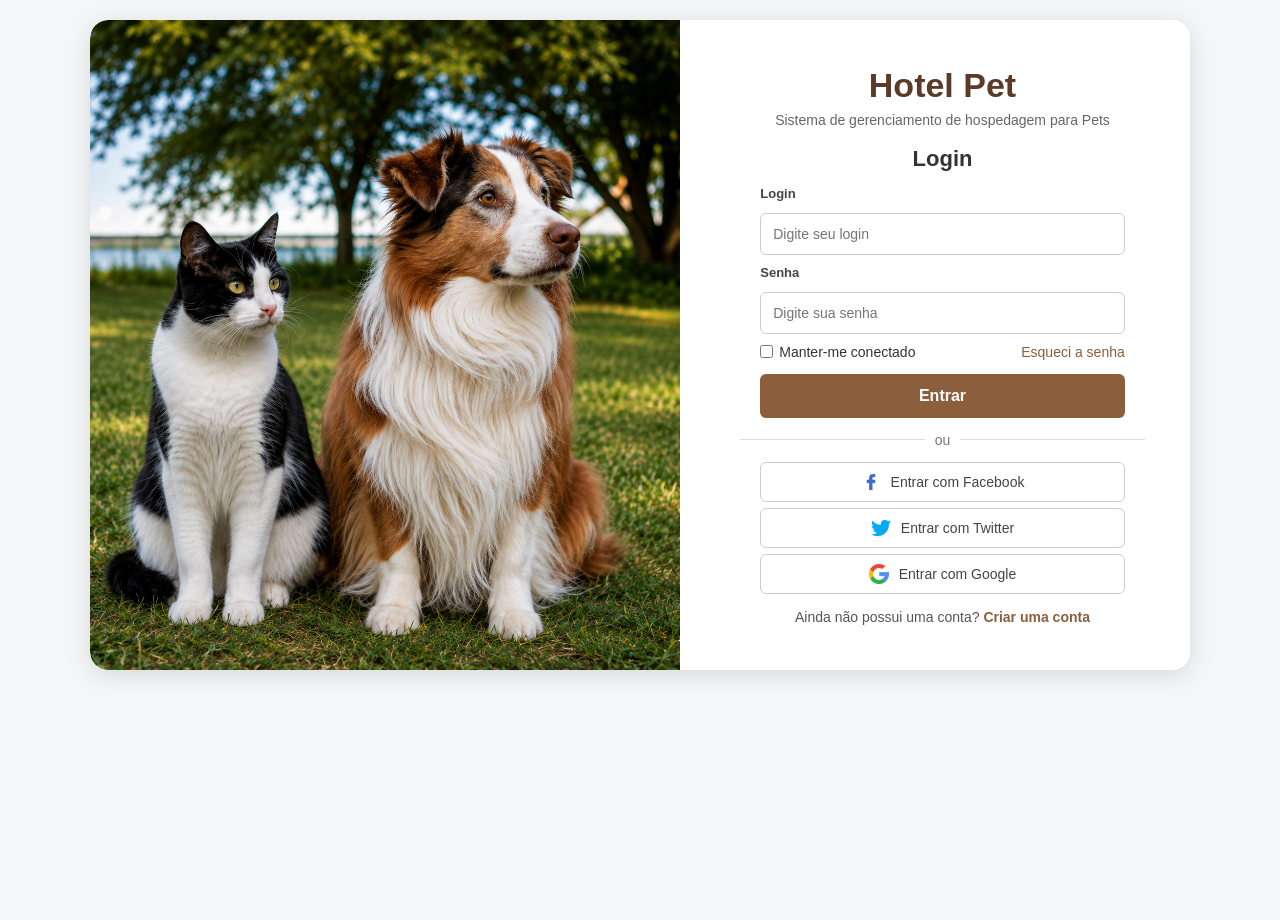
<file: index.html>
<!DOCTYPE html>
<html lang="pt-BR">

<head>

    <meta charset="UTF-8">

    <meta name="viewport" content="width=device-width, initial-scale=1.0">

    <title>Hotel Pet - Login</title>

    <link rel="stylesheet" href="css/estilo.css">

</head>


<body>

    <main class="pagina-login">


        <!-- ÁREA DA IMAGEM -->

        <section class="login-imagem">

            <img src="imagens/cachorro_e_gato_inicial.jpg" alt="Cachorro e gato">

        </section>


        <!-- ÁREA DO LOGIN -->

        <section class="login-conteudo">


            <!-- CABEÇALHO -->

            <header class="cabecalho-login">

                <h1>
                    Hotel Pet
                </h1>

                <p>
                    Sistema de gerenciamento de hospedagem para Pets
                </p>

            </header>


            <h2>
                Login
            </h2>


            <!-- FORMULÁRIO -->

            <form>


                <!-- LOGIN -->

                <div class="campo-formulario">

                    <label for="login">
                        Login
                    </label>

                    <input type="text" id="login" name="login" placeholder="Digite seu login">

                </div>


                <!-- SENHA -->

                <div class="campo-formulario">

                    <label for="senha">
                        Senha
                    </label>

                    <input type="password" id="senha" name="senha" placeholder="Digite sua senha">

                </div>


                <!-- OPÇÕES -->

                <div class="opcoes-login">


                    <div class="manter-conectado">

                        <input type="checkbox" id="manter-conectado" name="manter-conectado">

                        <label for="manter-conectado">
                            Manter-me conectado
                        </label>

                    </div>


                    <a href="#">
                        Esqueci a senha
                    </a>


                </div>


                <!-- BOTÃO ENTRAR -->

                <a href="reservas.html" class="botao-login">
                    Entrar
                </a>


            </form>


            <!-- DIVISOR -->

            <div class="divisor">

                <span>
                    ou
                </span>

            </div>


            <!-- REDES SOCIAIS -->

            <div class="login-redes">


                <a href="#">

                    <img src="imagens/logo_facebook.png" alt="Facebook">

                    <span>
                        Entrar com Facebook
                    </span>

                </a>


                <a href="#">

                    <img src="imagens/logo_twitter.png" alt="Twitter">

                    <span>
                        Entrar com Twitter
                    </span>

                </a>


                <a href="#">

                    <img src="imagens/logo_google.png" alt="Google">

                    <span>
                        Entrar com Google
                    </span>

                </a>


            </div>


            <!-- CRIAR CONTA -->

            <p class="criar-conta">

                Ainda não possui uma conta?

                <a href="criar_conta.html">
                    Criar uma conta
                </a>

            </p>


        </section>


    </main>

</body>

</html>
</file>
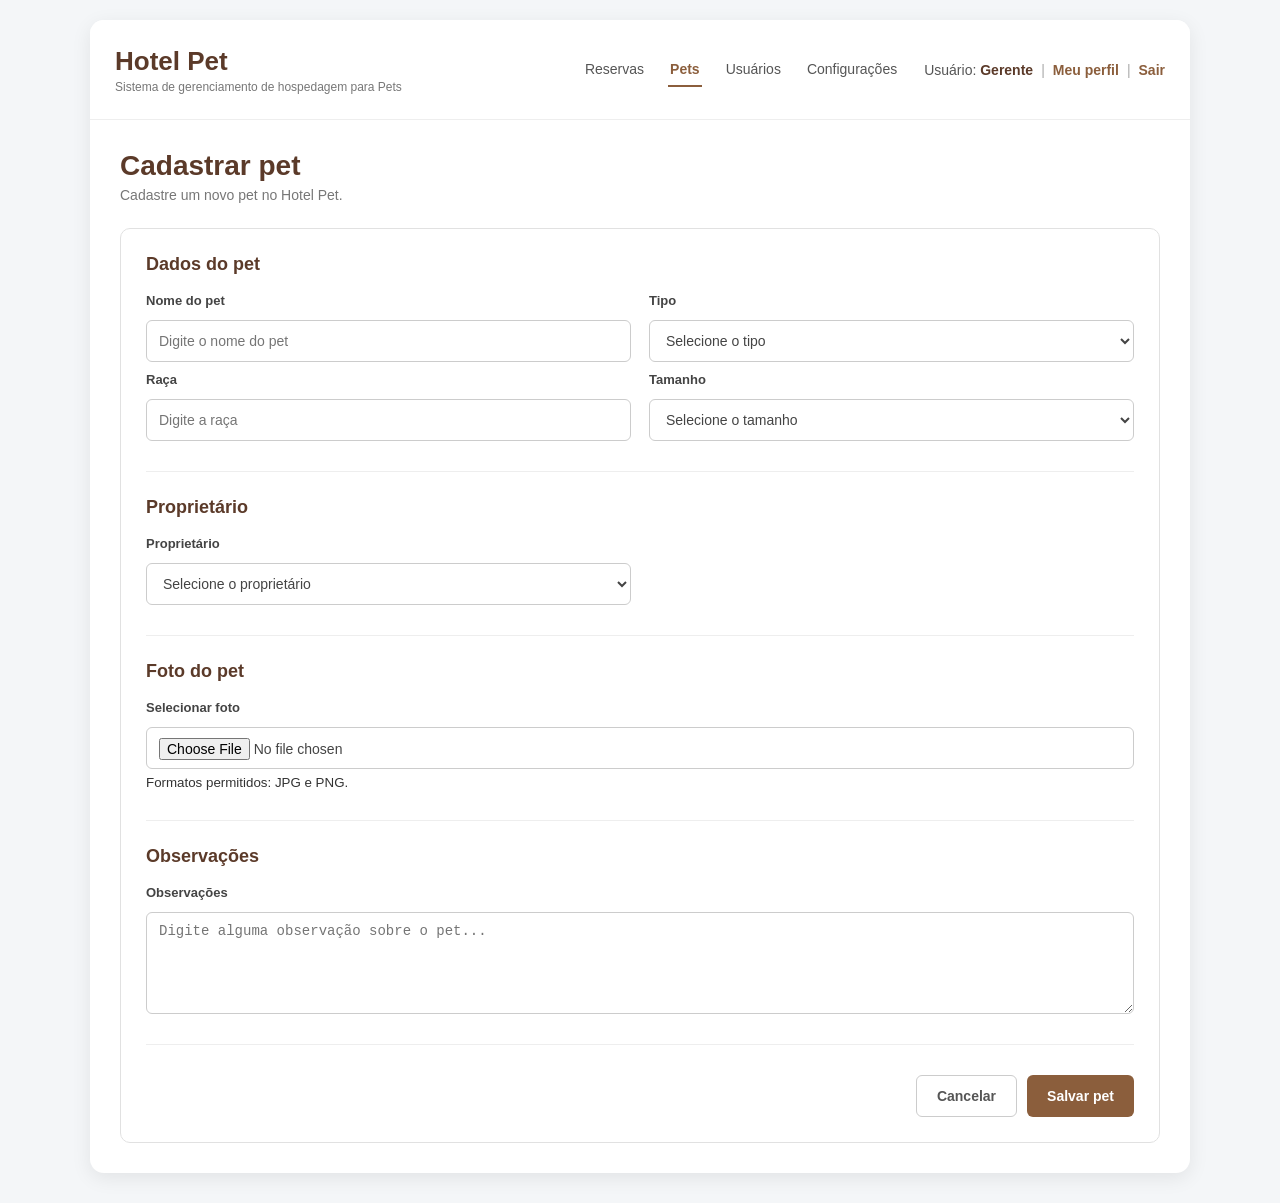
<file: cadastrar_pet.html>
<!DOCTYPE html>
<html lang="pt-BR">

<head>

    <meta charset="UTF-8">

    <meta name="viewport" content="width=device-width, initial-scale=1.0">

    <title>Cadastrar Pet - Hotel Pet</title>

    <link rel="stylesheet" href="css/estilo.css">

</head>


<body>


    <div class="pagina">


        <!-- =====================================================
             CABEÇALHO
             ===================================================== -->

        <header class="cabecalho">


            <div class="logo-area">

                <h1>
                    Hotel Pet
                </h1>

                <p>
                    Sistema de gerenciamento de hospedagem para Pets
                </p>

            </div>


            <nav class="menu">

                <a href="reservas.html">
                    Reservas
                </a>

                <a href="pets.html" class="ativo">
                    Pets
                </a>

                <a href="usuarios.html">
                    Usuários
                </a>

                <a href="configuracoes.html">
                    Configurações
                </a>

            </nav>


            <div class="usuario-area">

                <span>
                    Usuário:
                    <strong>Gerente</strong>
                </span>

                <span class="separador">
                    |
                </span>

                <a href="editar_perfil.html">
                    Meu perfil
                </a>

                <span class="separador">
                    |
                </span>

                <a href="index.html">
                    Sair
                </a>

            </div>


        </header>



        <!-- =====================================================
             CONTEÚDO
             ===================================================== -->

        <main class="conteudo">


            <div class="titulo-pagina">

                <div>

                    <h2>
                        Cadastrar pet
                    </h2>

                    <p>
                        Cadastre um novo pet no Hotel Pet.
                    </p>

                </div>

            </div>



            <!-- =====================================================
                 FORMULÁRIO
                 ===================================================== -->

            <section class="formulario-card">


                <form action="#" method="post" enctype="multipart/form-data">


                    <!-- =================================================
                         DADOS DO PET
                         ================================================= -->

                    <div class="grupo-formulario">


                        <h3>
                            Dados do pet
                        </h3>


                        <div class="linha-formulario">


                            <!-- NOME -->

                            <div class="campo-formulario">

                                <label for="nome">
                                    Nome do pet
                                </label>

                                <input type="text" id="nome" name="nome" placeholder="Digite o nome do pet" required>

                            </div>



                            <!-- TIPO -->

                            <div class="campo-formulario">

                                <label for="tipo">
                                    Tipo
                                </label>

                                <select id="tipo" name="tipo" required>

                                    <option value="" selected disabled>
                                        Selecione o tipo
                                    </option>

                                    <option value="cachorro">
                                        Cachorro
                                    </option>

                                    <option value="gato">
                                        Gato
                                    </option>

                                </select>

                            </div>


                        </div>



                        <div class="linha-formulario">


                            <!-- RAÇA -->

                            <div class="campo-formulario">

                                <label for="raca">
                                    Raça
                                </label>

                                <input type="text" id="raca" name="raca" placeholder="Digite a raça" required>

                            </div>



                            <!-- TAMANHO -->

                            <div class="campo-formulario">

                                <label for="tamanho">
                                    Tamanho
                                </label>

                                <select id="tamanho" name="tamanho" required>

                                    <option value="" selected disabled>
                                        Selecione o tamanho
                                    </option>

                                    <option value="pequeno">
                                        Pequeno
                                    </option>

                                    <option value="medio">
                                        Médio
                                    </option>

                                    <option value="grande">
                                        Grande
                                    </option>

                                </select>

                            </div>


                        </div>


                    </div>



                    <!-- =================================================
                         PROPRIETÁRIO
                         ================================================= -->

                    <div class="grupo-formulario">


                        <h3>
                            Proprietário
                        </h3>


                        <div class="linha-formulario">


                            <div class="campo-formulario">

                                <label for="proprietario">
                                    Proprietário
                                </label>

                                <select id="proprietario" name="proprietario" required>

                                    <option value="" selected disabled>
                                        Selecione o proprietário
                                    </option>

                                    <option value="carlos">
                                        Carlos Oliveira
                                    </option>

                                    <option value="ana">
                                        Ana Souza
                                    </option>

                                    <option value="joao">
                                        João Santos
                                    </option>

                                    <option value="mariana">
                                        Mariana Costa
                                    </option>

                                </select>

                            </div>


                        </div>


                    </div>



                    <!-- =================================================
                         FOTO
                         ================================================= -->

                    <div class="grupo-formulario">


                        <h3>
                            Foto do pet
                        </h3>


                        <div class="campo-formulario">


                            <label for="foto">
                                Selecionar foto
                            </label>


                            <input type="file" id="foto" name="foto" accept="image/png, image/jpeg">


                            <small>
                                Formatos permitidos: JPG e PNG.
                            </small>


                        </div>


                    </div>



                    <!-- =================================================
                         OBSERVAÇÕES
                         ================================================= -->

                    <div class="grupo-formulario">


                        <h3>
                            Observações
                        </h3>


                        <div class="campo-formulario">


                            <label for="observacoes">
                                Observações
                            </label>


                            <textarea id="observacoes" name="observacoes" rows="5"
                                placeholder="Digite alguma observação sobre o pet..."></textarea>


                        </div>


                    </div>



                    <!-- =================================================
                         BOTÕES
                         ================================================= -->

                    <div class="acoes-formulario">


                        <a href="pets.html" class="botao-cancelar">
                            Cancelar
                        </a>


                        <button type="submit" class="botao-principal">
                            Salvar pet
                        </button>


                    </div>


                </form>


            </section>


        </main>


    </div>


</body>

</html>
</file>
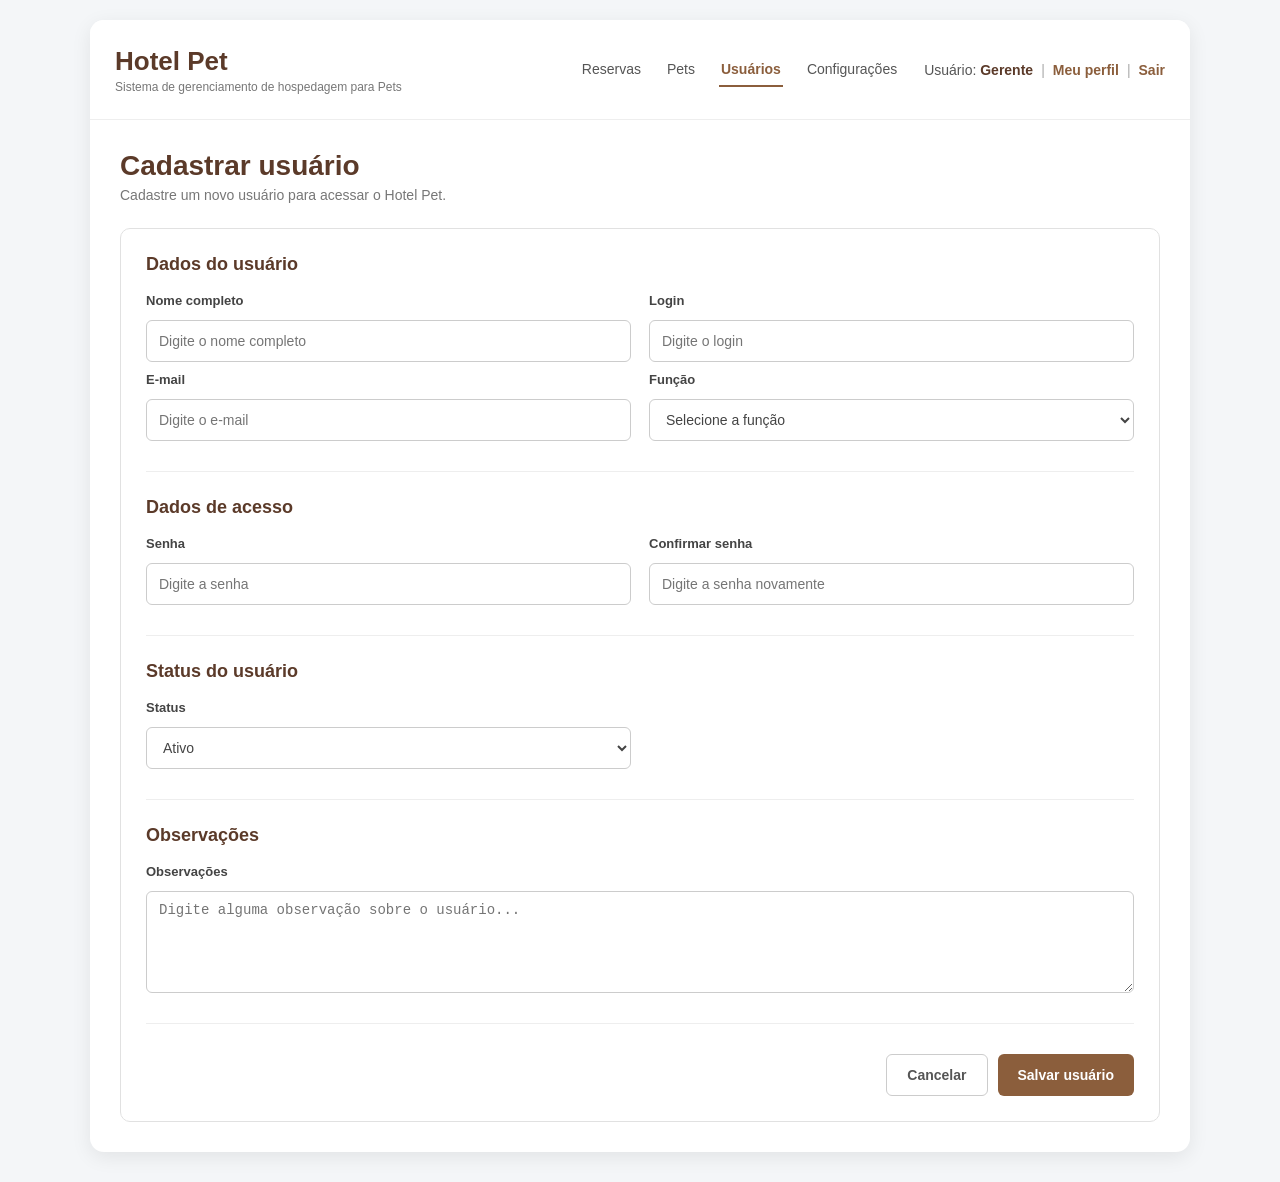
<file: cadastrar_usuario.html>
<!DOCTYPE html>
<html lang="pt-BR">

<head>

    <meta charset="UTF-8">

    <meta name="viewport" content="width=device-width, initial-scale=1.0">

    <title>Cadastrar Usuário - Hotel Pet</title>

    <link rel="stylesheet" href="css/estilo.css">

</head>


<body>


    <div class="pagina">


        <!-- =====================================================
             CABEÇALHO
             ===================================================== -->

        <header class="cabecalho">


            <div class="logo-area">

                <h1>
                    Hotel Pet
                </h1>

                <p>
                    Sistema de gerenciamento de hospedagem para Pets
                </p>

            </div>


            <nav class="menu">

                <a href="reservas.html">
                    Reservas
                </a>

                <a href="pets.html">
                    Pets
                </a>

                <a href="usuarios.html" class="ativo">
                    Usuários
                </a>

                <a href="configuracoes.html">
                    Configurações
                </a>

            </nav>


            <div class="usuario-area">

                <span>
                    Usuário:
                    <strong>Gerente</strong>
                </span>

                <span class="separador">
                    |
                </span>

                <a href="editar_perfil.html">
                    Meu perfil
                </a>

                <span class="separador">
                    |
                </span>

                <a href="index.html">
                    Sair
                </a>

            </div>


        </header>



        <!-- =====================================================
             CONTEÚDO
             ===================================================== -->

        <main class="conteudo">


            <!-- =================================================
                 TÍTULO
                 ================================================= -->

            <div class="titulo-pagina">


                <div>

                    <h2>
                        Cadastrar usuário
                    </h2>

                    <p>
                        Cadastre um novo usuário para acessar o Hotel Pet.
                    </p>

                </div>


            </div>



            <!-- =================================================
                 FORMULÁRIO
                 ================================================= -->

            <section class="formulario-card">


                <form action="#" method="post">


                    <!-- =================================================
                         DADOS DO USUÁRIO
                         ================================================= -->

                    <div class="grupo-formulario">


                        <h3>
                            Dados do usuário
                        </h3>


                        <div class="linha-formulario">


                            <!-- NOME -->

                            <div class="campo-formulario">

                                <label for="nome">
                                    Nome completo
                                </label>

                                <input type="text" id="nome" name="nome" placeholder="Digite o nome completo" required>

                            </div>



                            <!-- LOGIN -->

                            <div class="campo-formulario">

                                <label for="login">
                                    Login
                                </label>

                                <input type="text" id="login" name="login" placeholder="Digite o login" required>

                            </div>


                        </div>



                        <div class="linha-formulario">


                            <!-- E-MAIL -->

                            <div class="campo-formulario">

                                <label for="email">
                                    E-mail
                                </label>

                                <input type="email" id="email" name="email" placeholder="Digite o e-mail" required>

                            </div>



                            <!-- FUNÇÃO -->

                            <div class="campo-formulario">

                                <label for="funcao">
                                    Função
                                </label>

                                <select id="funcao" name="funcao" required>

                                    <option value="">
                                        Selecione a função
                                    </option>

                                    <option value="cliente">
                                        Cliente
                                    </option>

                                    <option value="funcionario">
                                        Funcionário
                                    </option>

                                    <option value="gerente">
                                        Gerente
                                    </option>

                                </select>

                            </div>


                        </div>


                    </div>



                    <!-- =================================================
                         DADOS DE ACESSO
                         ================================================= -->

                    <div class="grupo-formulario">


                        <h3>
                            Dados de acesso
                        </h3>


                        <div class="linha-formulario">


                            <!-- SENHA -->

                            <div class="campo-formulario">

                                <label for="senha">
                                    Senha
                                </label>

                                <input type="password" id="senha" name="senha" placeholder="Digite a senha" required>

                            </div>



                            <!-- CONFIRMAR SENHA -->

                            <div class="campo-formulario">

                                <label for="confirmar_senha">
                                    Confirmar senha
                                </label>

                                <input type="password" id="confirmar_senha" name="confirmar_senha"
                                    placeholder="Digite a senha novamente" required>

                            </div>


                        </div>


                    </div>



                    <!-- =================================================
                         STATUS
                         ================================================= -->

                    <div class="grupo-formulario">


                        <h3>
                            Status do usuário
                        </h3>


                        <div class="linha-formulario">


                            <div class="campo-formulario">

                                <label for="status">
                                    Status
                                </label>

                                <select id="status" name="status" required>

                                    <option value="ativo" selected>
                                        Ativo
                                    </option>

                                    <option value="inativo">
                                        Inativo
                                    </option>

                                </select>

                            </div>


                        </div>


                    </div>



                    <!-- =================================================
                         OBSERVAÇÕES
                         ================================================= -->

                    <div class="grupo-formulario">


                        <h3>
                            Observações
                        </h3>


                        <div class="campo-formulario">


                            <label for="observacoes">
                                Observações
                            </label>


                            <textarea id="observacoes" name="observacoes" rows="5"
                                placeholder="Digite alguma observação sobre o usuário..."></textarea>


                        </div>


                    </div>



                    <!-- =================================================
                         AÇÕES
                         ================================================= -->

                    <div class="acoes-formulario">


                        <a href="usuarios.html" class="botao-cancelar">
                            Cancelar
                        </a>


                        <button type="submit" class="botao-principal">
                            Salvar usuário
                        </button>


                    </div>


                </form>


            </section>


        </main>


    </div>


</body>

</html>
</file>
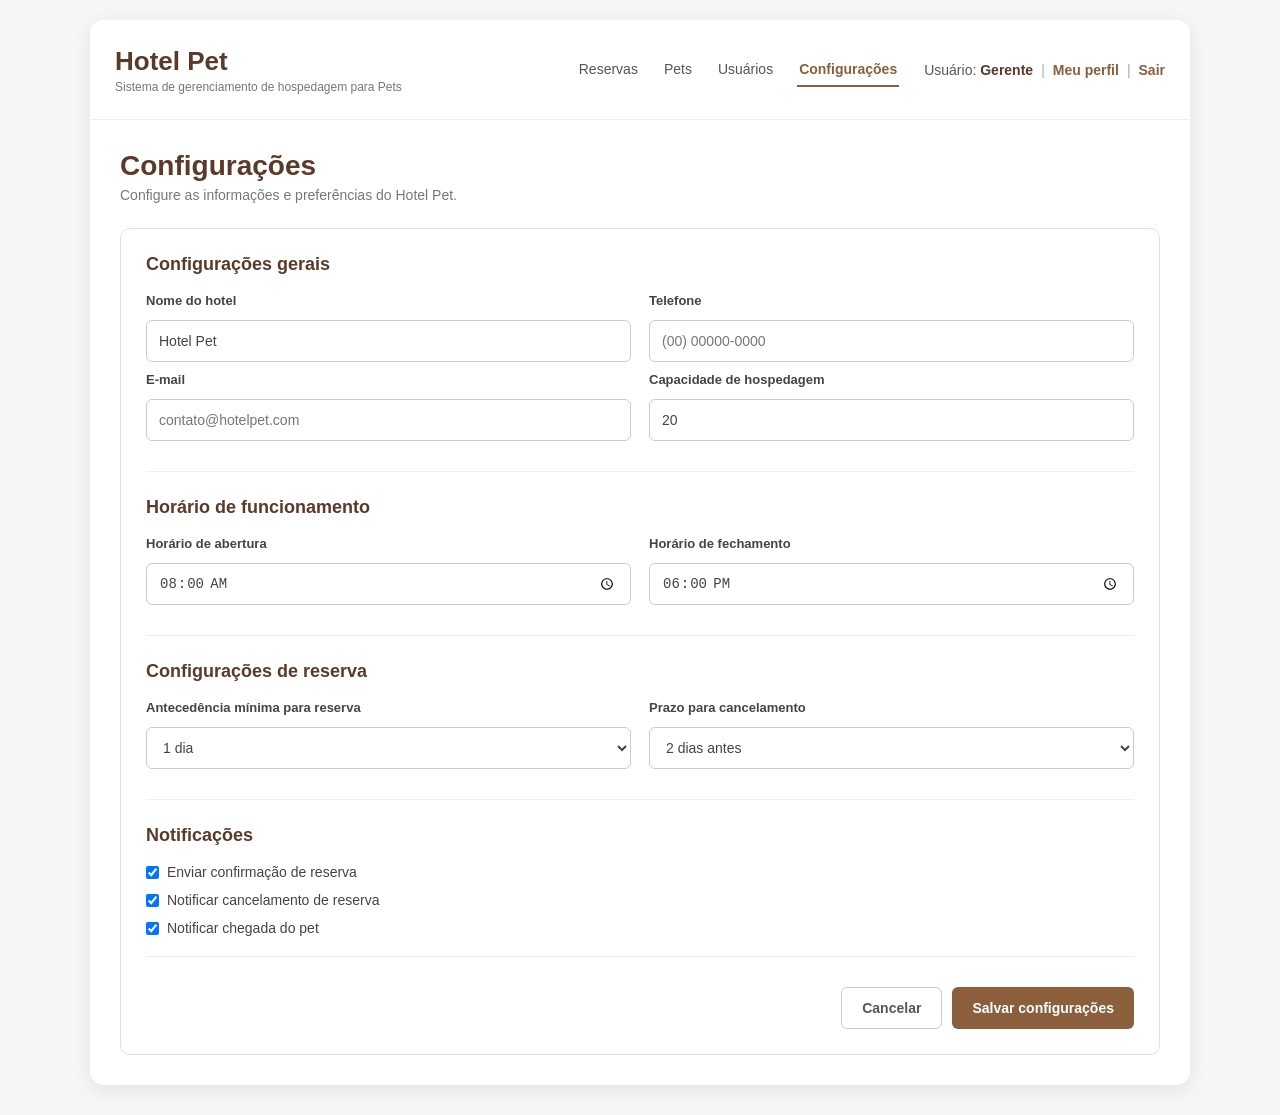
<file: configuracoes.html>
<!DOCTYPE html>
<html lang="pt-BR">

<head>

    <meta charset="UTF-8">

    <meta name="viewport" content="width=device-width, initial-scale=1.0">

    <title>Configurações - Hotel Pet</title>

    <link rel="stylesheet" href="css/estilo.css">

</head>


<body>


    <div class="pagina">


        <!-- =====================================================
             CABEÇALHO
             ===================================================== -->

        <header class="cabecalho">


            <div class="logo-area">

                <h1>
                    Hotel Pet
                </h1>

                <p>
                    Sistema de gerenciamento de hospedagem para Pets
                </p>

            </div>


            <nav class="menu">

                <a href="reservas.html">
                    Reservas
                </a>

                <a href="pets.html">
                    Pets
                </a>

                <a href="usuarios.html">
                    Usuários
                </a>

                <a href="configuracoes.html" class="ativo">
                    Configurações
                </a>

            </nav>


            <div class="usuario-area">

                <span>
                    Usuário:
                    <strong>Gerente</strong>
                </span>

                <span class="separador">
                    |
                </span>

                <a href="editar_perfil.html">
                    Meu perfil
                </a>

                <span class="separador">
                    |
                </span>

                <a href="index.html">
                    Sair
                </a>

            </div>


        </header>



        <!-- =====================================================
             CONTEÚDO
             ===================================================== -->

        <main class="conteudo">


            <!-- =================================================
                 TÍTULO
                 ================================================= -->

            <div class="titulo-pagina">


                <div>

                    <h2>
                        Configurações
                    </h2>

                    <p>
                        Configure as informações e preferências do Hotel Pet.
                    </p>

                </div>


            </div>



            <!-- =================================================
                 CONFIGURAÇÕES GERAIS
                 ================================================= -->

            <section class="formulario-card">


                <form action="#" method="post">


                    <div class="grupo-formulario">


                        <h3>
                            Configurações gerais
                        </h3>


                        <div class="linha-formulario">


                            <div class="campo-formulario">

                                <label for="nome_hotel">
                                    Nome do hotel
                                </label>

                                <input type="text" id="nome_hotel" name="nome_hotel" value="Hotel Pet">

                            </div>


                            <div class="campo-formulario">

                                <label for="telefone">
                                    Telefone
                                </label>

                                <input type="tel" id="telefone" name="telefone" placeholder="(00) 00000-0000">

                            </div>


                        </div>


                        <div class="linha-formulario">


                            <div class="campo-formulario">

                                <label for="email">
                                    E-mail
                                </label>

                                <input type="email" id="email" name="email" placeholder="contato@hotelpet.com">

                            </div>


                            <div class="campo-formulario">

                                <label for="capacidade">
                                    Capacidade de hospedagem
                                </label>

                                <input type="number" id="capacidade" name="capacidade" min="1" value="20">

                            </div>


                        </div>


                    </div>



                    <!-- =================================================
                         HORÁRIO DE FUNCIONAMENTO
                         ================================================= -->

                    <div class="grupo-formulario">


                        <h3>
                            Horário de funcionamento
                        </h3>


                        <div class="linha-formulario">


                            <div class="campo-formulario">

                                <label for="abertura">
                                    Horário de abertura
                                </label>

                                <input type="time" id="abertura" name="abertura" value="08:00">

                            </div>


                            <div class="campo-formulario">

                                <label for="fechamento">
                                    Horário de fechamento
                                </label>

                                <input type="time" id="fechamento" name="fechamento" value="18:00">

                            </div>


                        </div>


                    </div>



                    <!-- =================================================
                         CONFIGURAÇÕES DE RESERVA
                         ================================================= -->

                    <div class="grupo-formulario">


                        <h3>
                            Configurações de reserva
                        </h3>


                        <div class="linha-formulario">


                            <div class="campo-formulario">

                                <label for="antecedencia">
                                    Antecedência mínima para reserva
                                </label>

                                <select id="antecedencia" name="antecedencia">

                                    <option value="0">
                                        Sem antecedência
                                    </option>

                                    <option value="1" selected>
                                        1 dia
                                    </option>

                                    <option value="2">
                                        2 dias
                                    </option>

                                    <option value="3">
                                        3 dias
                                    </option>

                                    <option value="7">
                                        7 dias
                                    </option>

                                </select>

                            </div>


                            <div class="campo-formulario">

                                <label for="cancelamento">
                                    Prazo para cancelamento
                                </label>

                                <select id="cancelamento" name="cancelamento">

                                    <option value="1">
                                        1 dia antes
                                    </option>

                                    <option value="2" selected>
                                        2 dias antes
                                    </option>

                                    <option value="3">
                                        3 dias antes
                                    </option>

                                    <option value="7">
                                        7 dias antes
                                    </option>

                                </select>

                            </div>


                        </div>


                    </div>



                    <!-- =================================================
                         NOTIFICAÇÕES
                         ================================================= -->

                    <div class="grupo-formulario">


                        <h3>
                            Notificações
                        </h3>


                        <div class="opcoes-configuracao">


                            <label class="opcao-checkbox">

                                <input type="checkbox" name="notificacao_reserva" checked>

                                <span>
                                    Enviar confirmação de reserva
                                </span>

                            </label>


                            <label class="opcao-checkbox">

                                <input type="checkbox" name="notificacao_cancelamento" checked>

                                <span>
                                    Notificar cancelamento de reserva
                                </span>

                            </label>


                            <label class="opcao-checkbox">

                                <input type="checkbox" name="notificacao_checkin" checked>

                                <span>
                                    Notificar chegada do pet
                                </span>

                            </label>


                        </div>


                    </div>



                    <!-- =================================================
                         AÇÕES
                         ================================================= -->

                    <div class="acoes-formulario">


                        <a href="index.html" class="botao-cancelar">
                            Cancelar
                        </a>


                        <button type="submit" class="botao-principal">
                            Salvar configurações
                        </button>


                    </div>


                </form>


            </section>


        </main>


    </div>


</body>

</html>
</file>
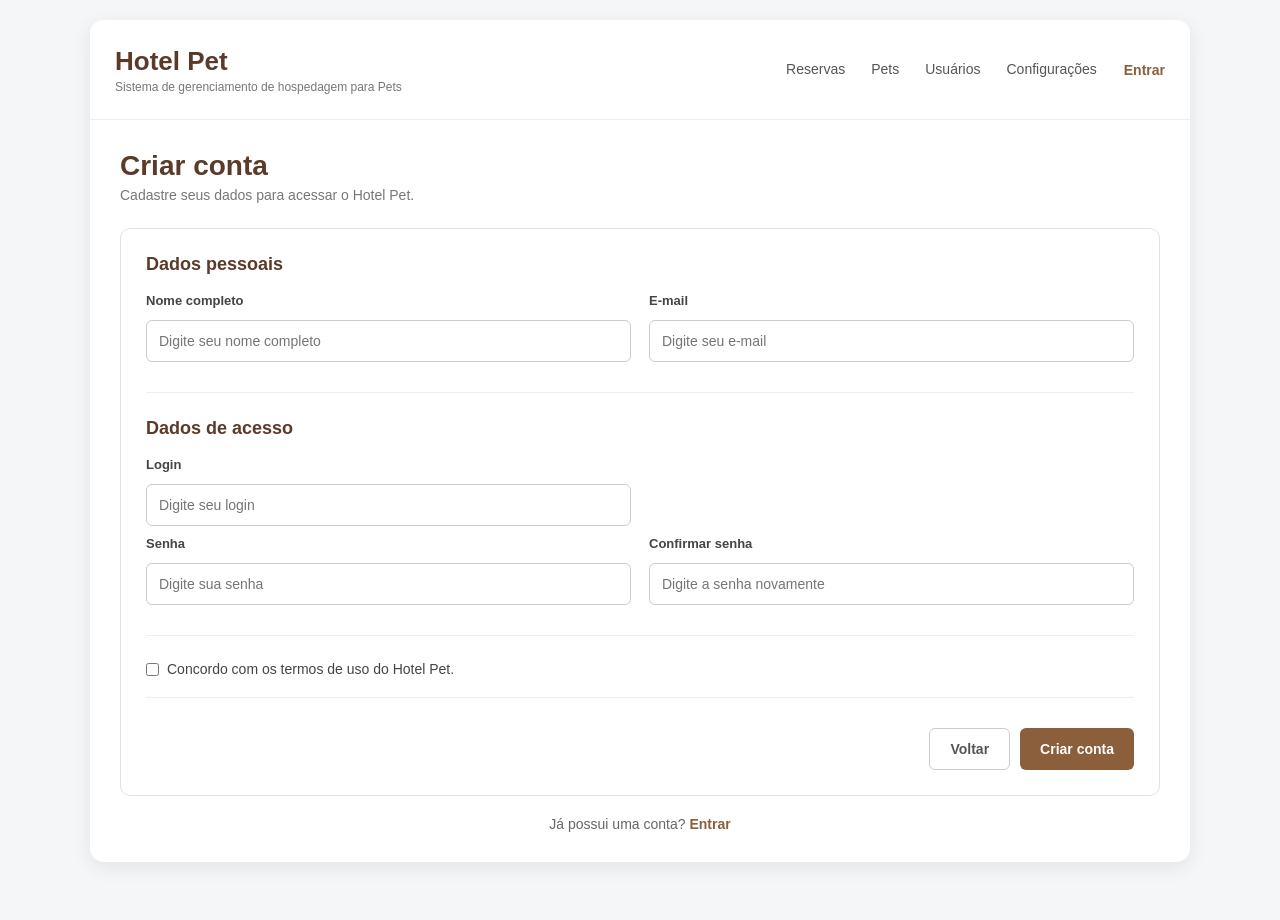
<file: criar_conta.html>
<!DOCTYPE html>
<html lang="pt-BR">

<head>

    <meta charset="UTF-8">

    <meta name="viewport" content="width=device-width, initial-scale=1.0">

    <title>Criar conta - Hotel Pet</title>

    <link rel="stylesheet" href="css/estilo.css">

</head>


<body>


    <div class="pagina">


        <!-- =====================================================
             CABEÇALHO
             ===================================================== -->

        <header class="cabecalho">


            <div class="logo-area">

                <h1>
                    Hotel Pet
                </h1>

                <p>
                    Sistema de gerenciamento de hospedagem para Pets
                </p>

            </div>


            <nav class="menu">

                <a href="reservas.html">
                    Reservas
                </a>

                <a href="pets.html">
                    Pets
                </a>

                <a href="usuarios.html">
                    Usuários
                </a>

                <a href="configuracoes.html">
                    Configurações
                </a>

            </nav>


            <div class="usuario-area">

                <a href="index.html">
                    Entrar
                </a>

            </div>


        </header>



        <!-- =====================================================
             CONTEÚDO
             ===================================================== -->

        <main class="conteudo">


            <div class="titulo-pagina">

                <div>

                    <h2>
                        Criar conta
                    </h2>

                    <p>
                        Cadastre seus dados para acessar o Hotel Pet.
                    </p>

                </div>

            </div>



            <!-- =================================================
                 FORMULÁRIO
                 ================================================= -->

            <section class="formulario-card">


                <form action="#" method="post">


                    <!-- =================================================
                         DADOS PESSOAIS
                         ================================================= -->

                    <div class="grupo-formulario">


                        <h3>
                            Dados pessoais
                        </h3>


                        <div class="linha-formulario">


                            <div class="campo-formulario">

                                <label for="nome">
                                    Nome completo
                                </label>

                                <input type="text" id="nome" name="nome" placeholder="Digite seu nome completo"
                                    required>

                            </div>


                            <div class="campo-formulario">

                                <label for="email">
                                    E-mail
                                </label>

                                <input type="email" id="email" name="email" placeholder="Digite seu e-mail" required>

                            </div>


                        </div>


                    </div>



                    <!-- =================================================
                         DADOS DE ACESSO
                         ================================================= -->

                    <div class="grupo-formulario">


                        <h3>
                            Dados de acesso
                        </h3>


                        <div class="linha-formulario">


                            <div class="campo-formulario">

                                <label for="login">
                                    Login
                                </label>

                                <input type="text" id="login" name="login" placeholder="Digite seu login" required>

                            </div>


                        </div>


                        <div class="linha-formulario">


                            <div class="campo-formulario">

                                <label for="senha">
                                    Senha
                                </label>

                                <input type="password" id="senha" name="senha" placeholder="Digite sua senha" required>

                            </div>


                            <div class="campo-formulario">

                                <label for="confirmar_senha">
                                    Confirmar senha
                                </label>

                                <input type="password" id="confirmar_senha" name="confirmar_senha"
                                    placeholder="Digite a senha novamente" required>

                            </div>


                        </div>


                    </div>



                    <!-- =================================================
                         TERMOS
                         ================================================= -->

                    <div class="grupo-formulario">


                        <label class="opcao-checkbox">

                            <input type="checkbox" id="termos" name="termos" required>

                            <span>
                                Concordo com os termos de uso do Hotel Pet.
                            </span>

                        </label>


                    </div>



                    <!-- =================================================
                         AÇÕES
                         ================================================= -->

                    <div class="acoes-formulario">


                        <a href="index.html" class="botao-cancelar">
                            Voltar
                        </a>


                        <button type="submit" class="botao-principal">
                            Criar conta
                        </button>


                    </div>


                </form>


            </section>



            <!-- =================================================
                 LINK PARA LOGIN
                 ================================================= -->

            <div class="link-login">

                <p>

                    Já possui uma conta?

                    <a href="index.html">
                        Entrar
                    </a>

                </p>

            </div>


        </main>


    </div>


</body>

</html>
</file>
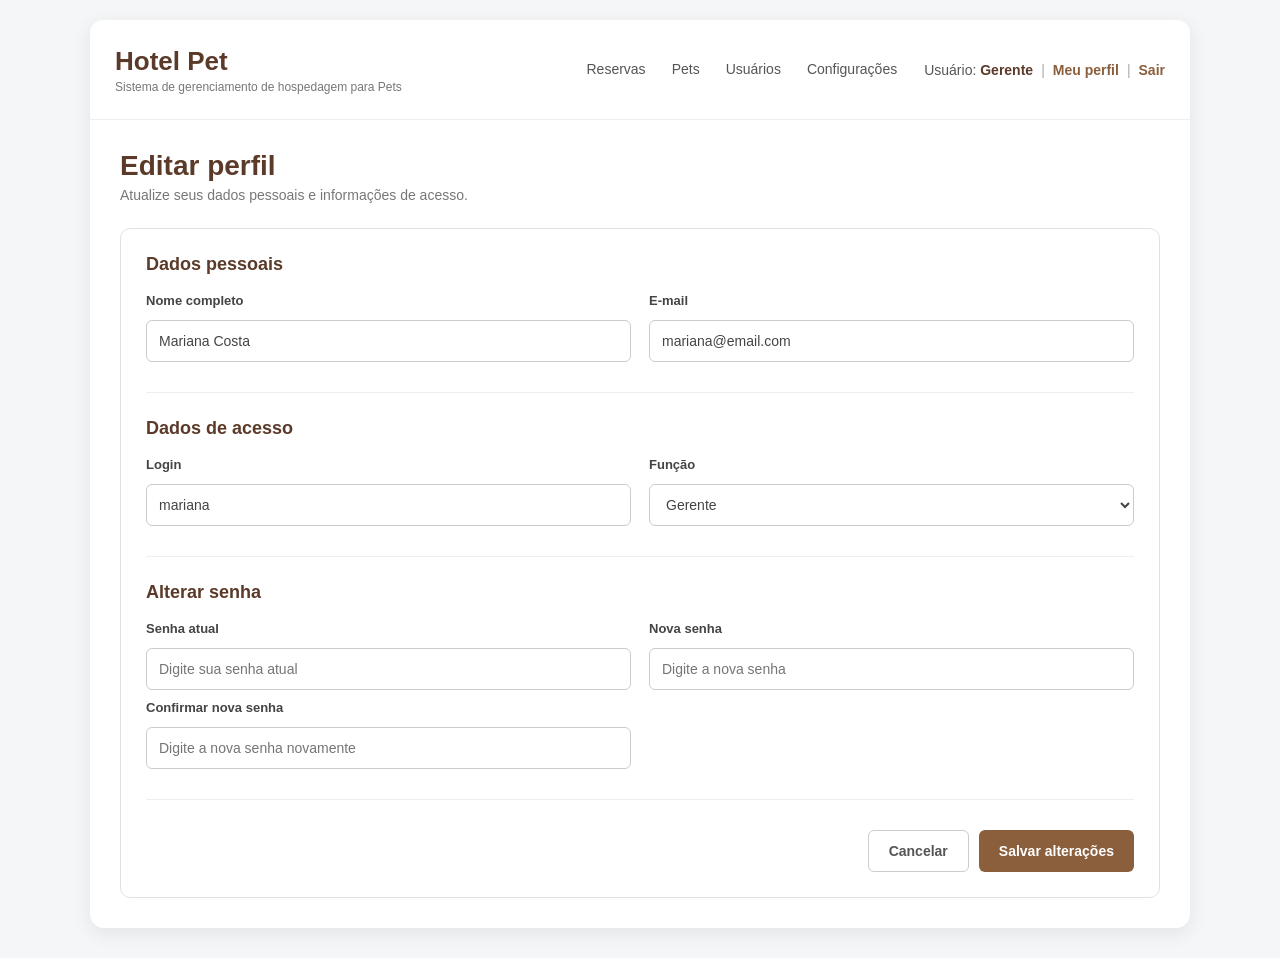
<file: editar_perfil.html>
<!DOCTYPE html>
<html lang="pt-BR">

<head>

    <meta charset="UTF-8">

    <meta name="viewport" content="width=device-width, initial-scale=1.0">

    <title>Editar perfil - Hotel Pet</title>

    <link rel="stylesheet" href="css/estilo.css">

</head>


<body>


    <div class="pagina">


        <!-- =====================================================
             CABEÇALHO
             ===================================================== -->

        <header class="cabecalho">


            <div class="logo-area">

                <h1>
                    Hotel Pet
                </h1>

                <p>
                    Sistema de gerenciamento de hospedagem para Pets
                </p>

            </div>


            <nav class="menu">

                <a href="reservas.html">
                    Reservas
                </a>

                <a href="pets.html">
                    Pets
                </a>

                <a href="usuarios.html">
                    Usuários
                </a>

                <a href="configuracoes.html">
                    Configurações
                </a>

            </nav>


            <div class="usuario-area">

                <span>
                    Usuário:
                    <strong>Gerente</strong>
                </span>

                <span class="separador">
                    |
                </span>

                <a href="editar_perfil.html" class="ativo">
                    Meu perfil
                </a>

                <span class="separador">
                    |
                </span>

                <a href="index.html">
                    Sair
                </a>

            </div>


        </header>



        <!-- =====================================================
             CONTEÚDO
             ===================================================== -->

        <main class="conteudo">


            <!-- =================================================
                 TÍTULO
                 ================================================= -->

            <div class="titulo-pagina">


                <div>

                    <h2>
                        Editar perfil
                    </h2>

                    <p>
                        Atualize seus dados pessoais e informações de acesso.
                    </p>

                </div>


            </div>



            <!-- =================================================
                 FORMULÁRIO
                 ================================================= -->

            <section class="formulario-card">


                <form action="#" method="post">


                    <!-- =================================================
                         DADOS PESSOAIS
                         ================================================= -->

                    <div class="grupo-formulario">


                        <h3>
                            Dados pessoais
                        </h3>


                        <div class="linha-formulario">


                            <div class="campo-formulario">

                                <label for="nome">
                                    Nome completo
                                </label>

                                <input type="text" id="nome" name="nome" value="Mariana Costa">

                            </div>


                            <div class="campo-formulario">

                                <label for="email">
                                    E-mail
                                </label>

                                <input type="email" id="email" name="email" value="mariana@email.com">

                            </div>


                        </div>


                    </div>



                    <!-- =================================================
                         DADOS DE ACESSO
                         ================================================= -->

                    <div class="grupo-formulario">


                        <h3>
                            Dados de acesso
                        </h3>


                        <div class="linha-formulario">


                            <div class="campo-formulario">

                                <label for="login">
                                    Login
                                </label>

                                <input type="text" id="login" name="login" value="mariana">

                            </div>


                            <div class="campo-formulario">

                                <label for="funcao">
                                    Função
                                </label>

                                <select id="funcao" name="funcao">

                                    <option value="cliente">
                                        Cliente
                                    </option>

                                    <option value="funcionario">
                                        Funcionário
                                    </option>

                                    <option value="gerente" selected>
                                        Gerente
                                    </option>

                                </select>

                            </div>


                        </div>


                    </div>



                    <!-- =================================================
                         ALTERAR SENHA
                         ================================================= -->

                    <div class="grupo-formulario">


                        <h3>
                            Alterar senha
                        </h3>


                        <div class="linha-formulario">


                            <div class="campo-formulario">

                                <label for="senha_atual">
                                    Senha atual
                                </label>

                                <input type="password" id="senha_atual" name="senha_atual"
                                    placeholder="Digite sua senha atual">

                            </div>


                            <div class="campo-formulario">

                                <label for="nova_senha">
                                    Nova senha
                                </label>

                                <input type="password" id="nova_senha" name="nova_senha"
                                    placeholder="Digite a nova senha">

                            </div>


                        </div>


                        <div class="linha-formulario">


                            <div class="campo-formulario">

                                <label for="confirmar_senha">
                                    Confirmar nova senha
                                </label>

                                <input type="password" id="confirmar_senha" name="confirmar_senha"
                                    placeholder="Digite a nova senha novamente">

                            </div>


                        </div>


                    </div>



                    <!-- =================================================
                         AÇÕES
                         ================================================= -->

                    <div class="acoes-formulario">


                        <a href="usuarios.html" class="botao-cancelar">
                            Cancelar
                        </a>


                        <button type="submit" class="botao-principal">
                            Salvar alterações
                        </button>


                    </div>


                </form>


            </section>


        </main>


    </div>


</body>

</html>
</file>
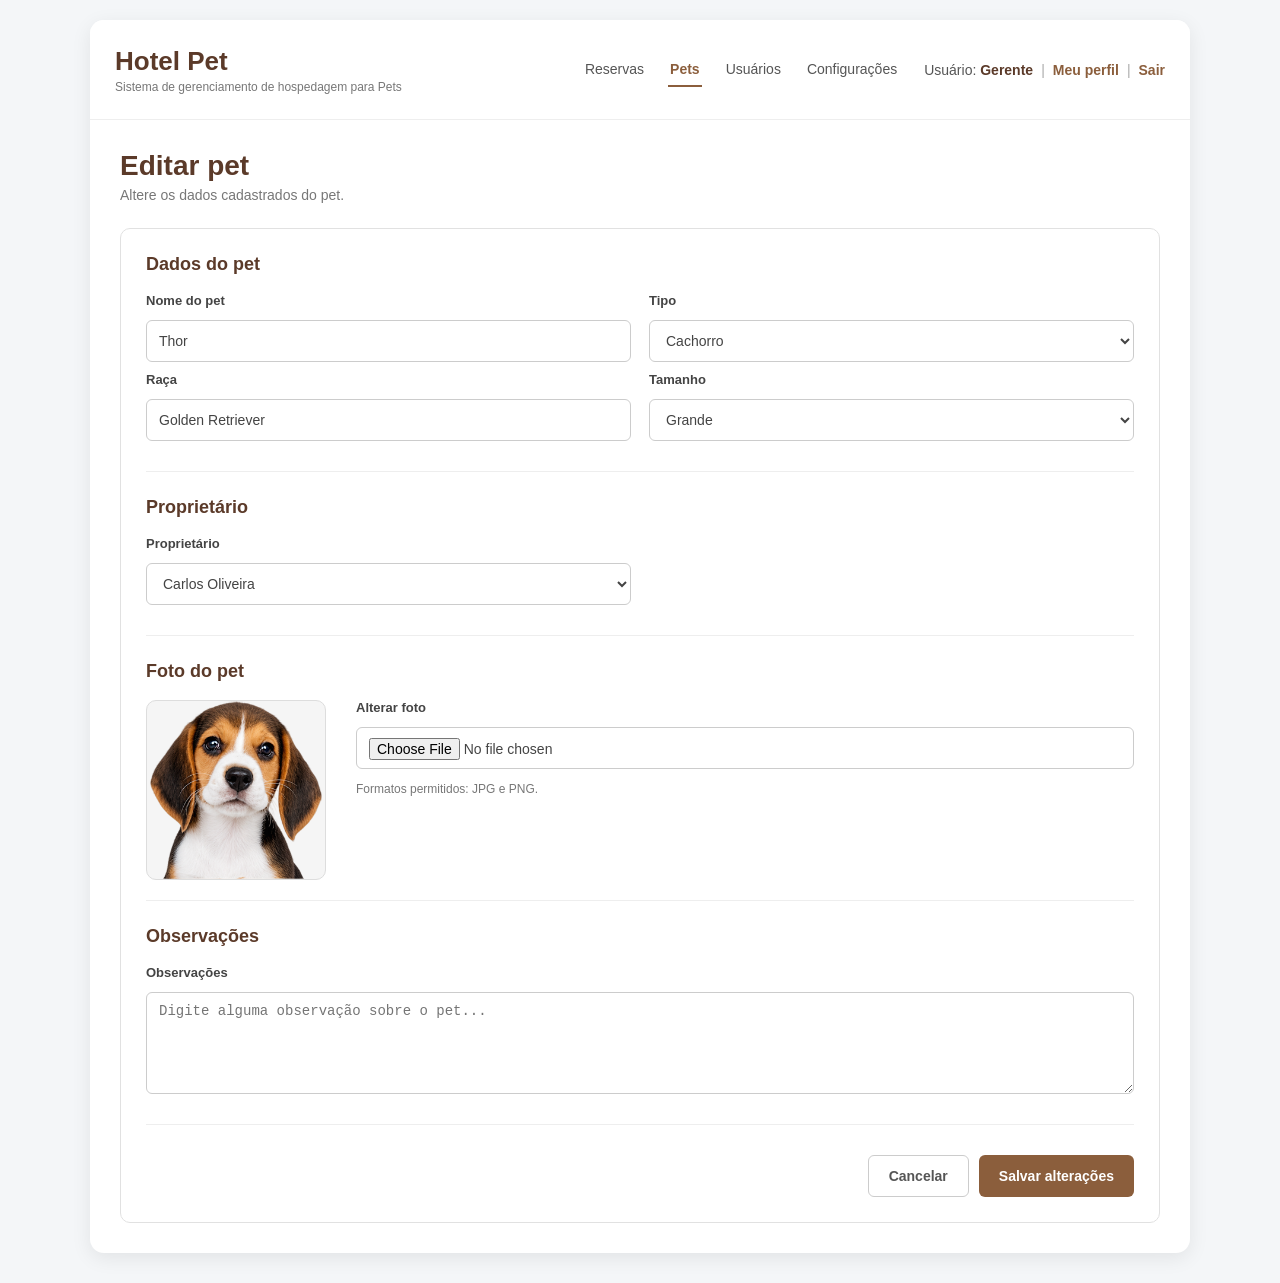
<file: editar_pet.html>
<!DOCTYPE html>
<html lang="pt-BR">

<head>

    <meta charset="UTF-8">

    <meta name="viewport" content="width=device-width, initial-scale=1.0">

    <title>Editar Pet - Hotel Pet</title>

    <link rel="stylesheet" href="css/estilo.css">

</head>


<body>


    <div class="pagina">


        <!-- =====================================================
             CABEÇALHO
             ===================================================== -->

        <header class="cabecalho">


            <div class="logo-area">

                <h1>
                    Hotel Pet
                </h1>

                <p>
                    Sistema de gerenciamento de hospedagem para Pets
                </p>

            </div>


            <nav class="menu">

                <a href="reservas.html">
                    Reservas
                </a>

                <a href="pets.html" class="ativo">
                    Pets
                </a>

                <a href="usuarios.html">
                    Usuários
                </a>

                <a href="configuracoes.html">
                    Configurações
                </a>

            </nav>


            <div class="usuario-area">

                <span>
                    Usuário:
                    <strong>Gerente</strong>
                </span>

                <span class="separador">
                    |
                </span>

                <a href="editar_perfil.html">
                    Meu perfil
                </a>

                <span class="separador">
                    |
                </span>

                <a href="index.html">
                    Sair
                </a>

            </div>


        </header>



        <!-- =====================================================
             CONTEÚDO
             ===================================================== -->

        <main class="conteudo">


            <!-- TÍTULO -->

            <div class="titulo-pagina">

                <div>

                    <h2>
                        Editar pet
                    </h2>

                    <p>
                        Altere os dados cadastrados do pet.
                    </p>

                </div>

            </div>



            <!-- =====================================================
                 FORMULÁRIO
                 ===================================================== -->

            <section class="formulario-card">


                <form action="#" method="post" enctype="multipart/form-data">


                    <!-- =================================================
                         DADOS DO PET
                         ================================================= -->

                    <div class="grupo-formulario">


                        <h3>
                            Dados do pet
                        </h3>


                        <div class="linha-formulario">


                            <!-- NOME -->

                            <div class="campo-formulario">

                                <label for="nome">
                                    Nome do pet
                                </label>

                                <input type="text" id="nome" name="nome" value="Thor" required>

                            </div>



                            <!-- TIPO -->

                            <div class="campo-formulario">

                                <label for="tipo">
                                    Tipo
                                </label>

                                <select id="tipo" name="tipo" required>

                                    <option value="cachorro" selected>
                                        Cachorro
                                    </option>

                                    <option value="gato">
                                        Gato
                                    </option>

                                </select>

                            </div>


                        </div>



                        <div class="linha-formulario">


                            <!-- RAÇA -->

                            <div class="campo-formulario">

                                <label for="raca">
                                    Raça
                                </label>

                                <input type="text" id="raca" name="raca" value="Golden Retriever" required>

                            </div>



                            <!-- TAMANHO -->

                            <div class="campo-formulario">

                                <label for="tamanho">
                                    Tamanho
                                </label>

                                <select id="tamanho" name="tamanho" required>

                                    <option value="pequeno">
                                        Pequeno
                                    </option>

                                    <option value="medio">
                                        Médio
                                    </option>

                                    <option value="grande" selected>
                                        Grande
                                    </option>

                                </select>

                            </div>


                        </div>


                    </div>



                    <!-- =================================================
                         PROPRIETÁRIO
                         ================================================= -->

                    <div class="grupo-formulario">


                        <h3>
                            Proprietário
                        </h3>


                        <div class="linha-formulario">


                            <div class="campo-formulario">

                                <label for="proprietario">
                                    Proprietário
                                </label>

                                <select id="proprietario" name="proprietario" required>

                                    <option value="carlos" selected>
                                        Carlos Oliveira
                                    </option>

                                    <option value="ana">
                                        Ana Souza
                                    </option>

                                    <option value="joao">
                                        João Santos
                                    </option>

                                    <option value="mariana">
                                        Mariana Costa
                                    </option>

                                </select>

                            </div>


                        </div>


                    </div>



                    <!-- =================================================
                         FOTO ATUAL
                         ================================================= -->

                    <div class="grupo-formulario">


                        <h3>
                            Foto do pet
                        </h3>


                        <div class="foto-edicao-pet">


                            <div class="foto-atual-pet">

                                <img src="imagens/cachorro01.png" alt="Foto atual do cachorro Thor">

                            </div>


                            <div class="campo-formulario">


                                <label for="foto">
                                    Alterar foto
                                </label>


                                <input type="file" id="foto" name="foto" accept="image/png, image/jpeg">


                                <small>
                                    Formatos permitidos: JPG e PNG.
                                </small>


                            </div>


                        </div>


                    </div>



                    <!-- =================================================
                         OBSERVAÇÕES
                         ================================================= -->

                    <div class="grupo-formulario">


                        <h3>
                            Observações
                        </h3>


                        <div class="campo-formulario">


                            <label for="observacoes">
                                Observações
                            </label>


                            <textarea id="observacoes" name="observacoes" rows="5"
                                placeholder="Digite alguma observação sobre o pet..."></textarea>


                        </div>


                    </div>



                    <!-- =================================================
                         AÇÕES
                         ================================================= -->

                    <div class="acoes-formulario">


                        <a href="pets.html" class="botao-cancelar">
                            Cancelar
                        </a>


                        <button type="submit" class="botao-principal">
                            Salvar alterações
                        </button>


                    </div>


                </form>


            </section>


        </main>


    </div>


</body>

</html>
</file>
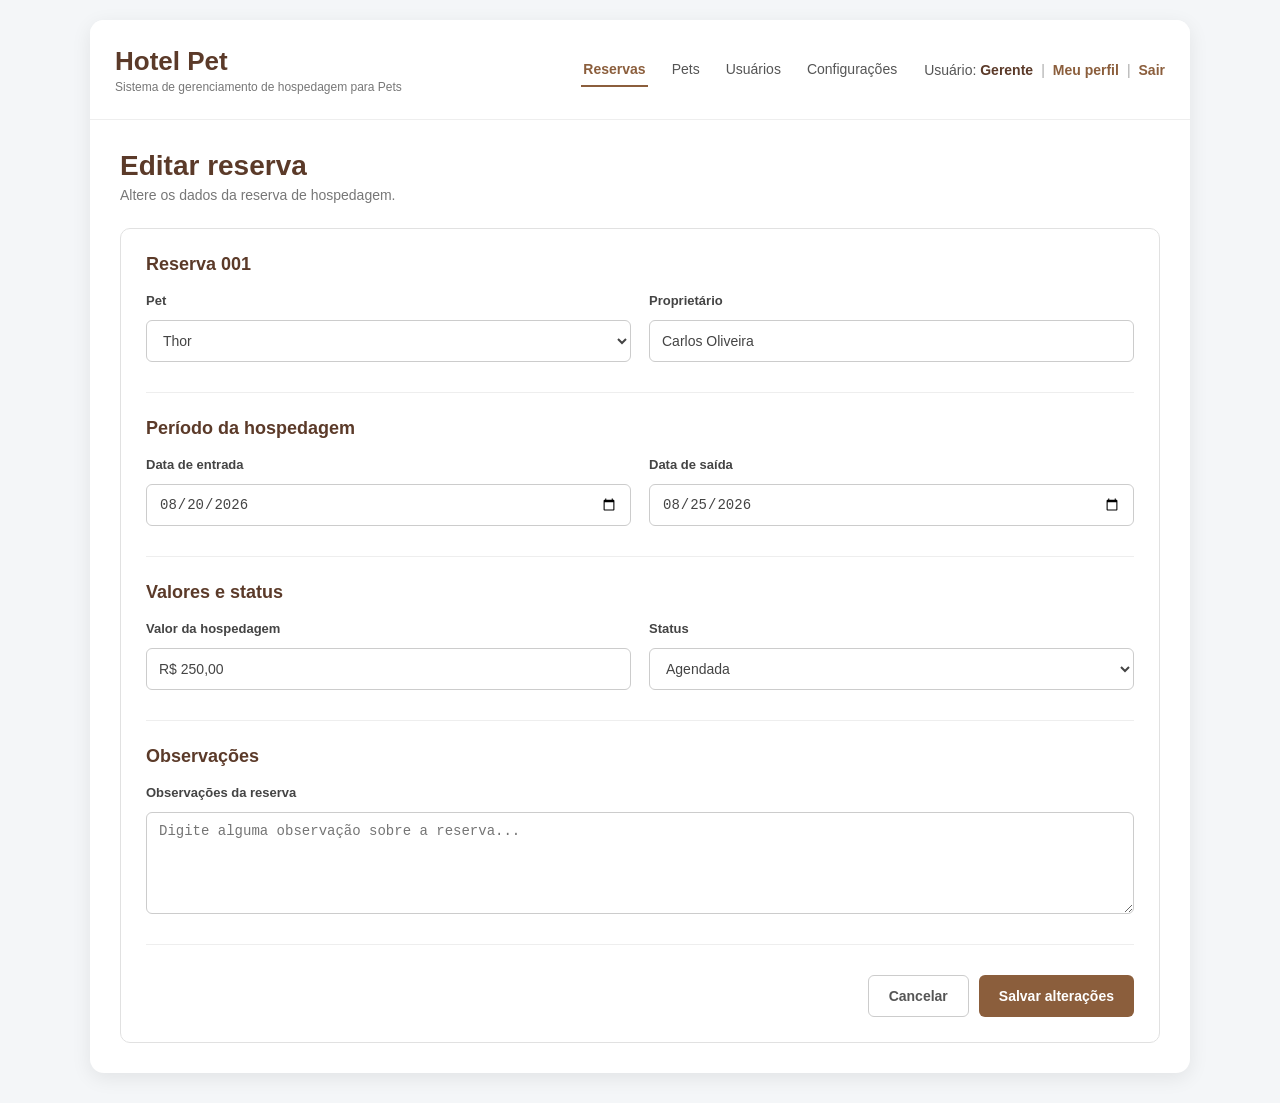
<file: editar_reserva.html>
<!DOCTYPE html>
<html lang="pt-BR">

<head>

    <meta charset="UTF-8">

    <meta name="viewport" content="width=device-width, initial-scale=1.0">

    <title>Editar Reserva - Hotel Pet</title>

    <link rel="stylesheet" href="css/estilo.css">

</head>


<body>


    <div class="pagina">


        <!-- =====================================================
             CABEÇALHO
             ===================================================== -->

        <header class="cabecalho">


            <div class="logo-area">

                <h1>
                    Hotel Pet
                </h1>

                <p>
                    Sistema de gerenciamento de hospedagem para Pets
                </p>

            </div>


            <nav class="menu">

                <a href="reservas.html" class="ativo">
                    Reservas
                </a>

                <a href="pets.html">
                    Pets
                </a>

                <a href="usuarios.html">
                    Usuários
                </a>

                <a href="configuracoes.html">
                    Configurações
                </a>

            </nav>


            <div class="usuario-area">

                <span>
                    Usuário:
                    <strong>Gerente</strong>
                </span>

                <span class="separador">
                    |
                </span>

                <a href="editar_perfil.html">
                    Meu perfil
                </a>

                <span class="separador">
                    |
                </span>

                <a href="index.html">
                    Sair
                </a>

            </div>


        </header>



        <!-- =====================================================
             CONTEÚDO
             ===================================================== -->

        <main class="conteudo">


            <div class="titulo-pagina">

                <div>

                    <h2>
                        Editar reserva
                    </h2>

                    <p>
                        Altere os dados da reserva de hospedagem.
                    </p>

                </div>

            </div>



            <!-- =====================================================
                 FORMULÁRIO
                 ===================================================== -->

            <section class="formulario-card">


                <form action="#" method="post">


                    <!-- =================================================
                         IDENTIFICAÇÃO DA RESERVA
                         ================================================= -->

                    <div class="grupo-formulario">


                        <h3>
                            Reserva 001
                        </h3>


                        <div class="linha-formulario">


                            <div class="campo-formulario">

                                <label for="pet">
                                    Pet
                                </label>

                                <select id="pet" name="pet" required>

                                    <option value="thor" selected>
                                        Thor
                                    </option>

                                    <option value="mel">
                                        Mel
                                    </option>

                                    <option value="nina">
                                        Nina
                                    </option>

                                    <option value="simba">
                                        Simba
                                    </option>

                                </select>

                            </div>



                            <div class="campo-formulario">

                                <label for="proprietario">
                                    Proprietário
                                </label>

                                <input type="text" id="proprietario" name="proprietario" value="Carlos Oliveira"
                                    required>

                            </div>


                        </div>


                    </div>



                    <!-- =================================================
                         PERÍODO DA HOSPEDAGEM
                         ================================================= -->

                    <div class="grupo-formulario">


                        <h3>
                            Período da hospedagem
                        </h3>


                        <div class="linha-formulario">


                            <div class="campo-formulario">

                                <label for="entrada">
                                    Data de entrada
                                </label>

                                <input type="date" id="entrada" name="entrada" value="2026-08-20" required>

                            </div>



                            <div class="campo-formulario">

                                <label for="saida">
                                    Data de saída
                                </label>

                                <input type="date" id="saida" name="saida" value="2026-08-25" required>

                            </div>


                        </div>


                    </div>



                    <!-- =================================================
                         VALORES E STATUS
                         ================================================= -->

                    <div class="grupo-formulario">


                        <h3>
                            Valores e status
                        </h3>


                        <div class="linha-formulario">


                            <div class="campo-formulario">

                                <label for="valor">
                                    Valor da hospedagem
                                </label>

                                <input type="text" id="valor" name="valor" value="R$ 250,00" required>

                            </div>



                            <div class="campo-formulario">

                                <label for="status">
                                    Status
                                </label>

                                <select id="status" name="status" required>

                                    <option value="agendada" selected>
                                        Agendada
                                    </option>

                                    <option value="andamento">
                                        Em andamento
                                    </option>

                                    <option value="finalizada">
                                        Finalizada
                                    </option>

                                </select>

                            </div>


                        </div>


                    </div>



                    <!-- =================================================
                         OBSERVAÇÕES
                         ================================================= -->

                    <div class="grupo-formulario">


                        <h3>
                            Observações
                        </h3>


                        <div class="campo-formulario">

                            <label for="observacoes">
                                Observações da reserva
                            </label>

                            <textarea id="observacoes" name="observacoes" rows="5"
                                placeholder="Digite alguma observação sobre a reserva..."></textarea>

                        </div>


                    </div>



                    <!-- =================================================
                         BOTÕES
                         ================================================= -->

                    <div class="acoes-formulario">


                        <a href="ver_reserva.html" class="botao-cancelar">
                            Cancelar
                        </a>


                        <button type="submit" class="botao-principal">
                            Salvar alterações
                        </button>


                    </div>


                </form>


            </section>


        </main>


    </div>


</body>

</html>
</file>
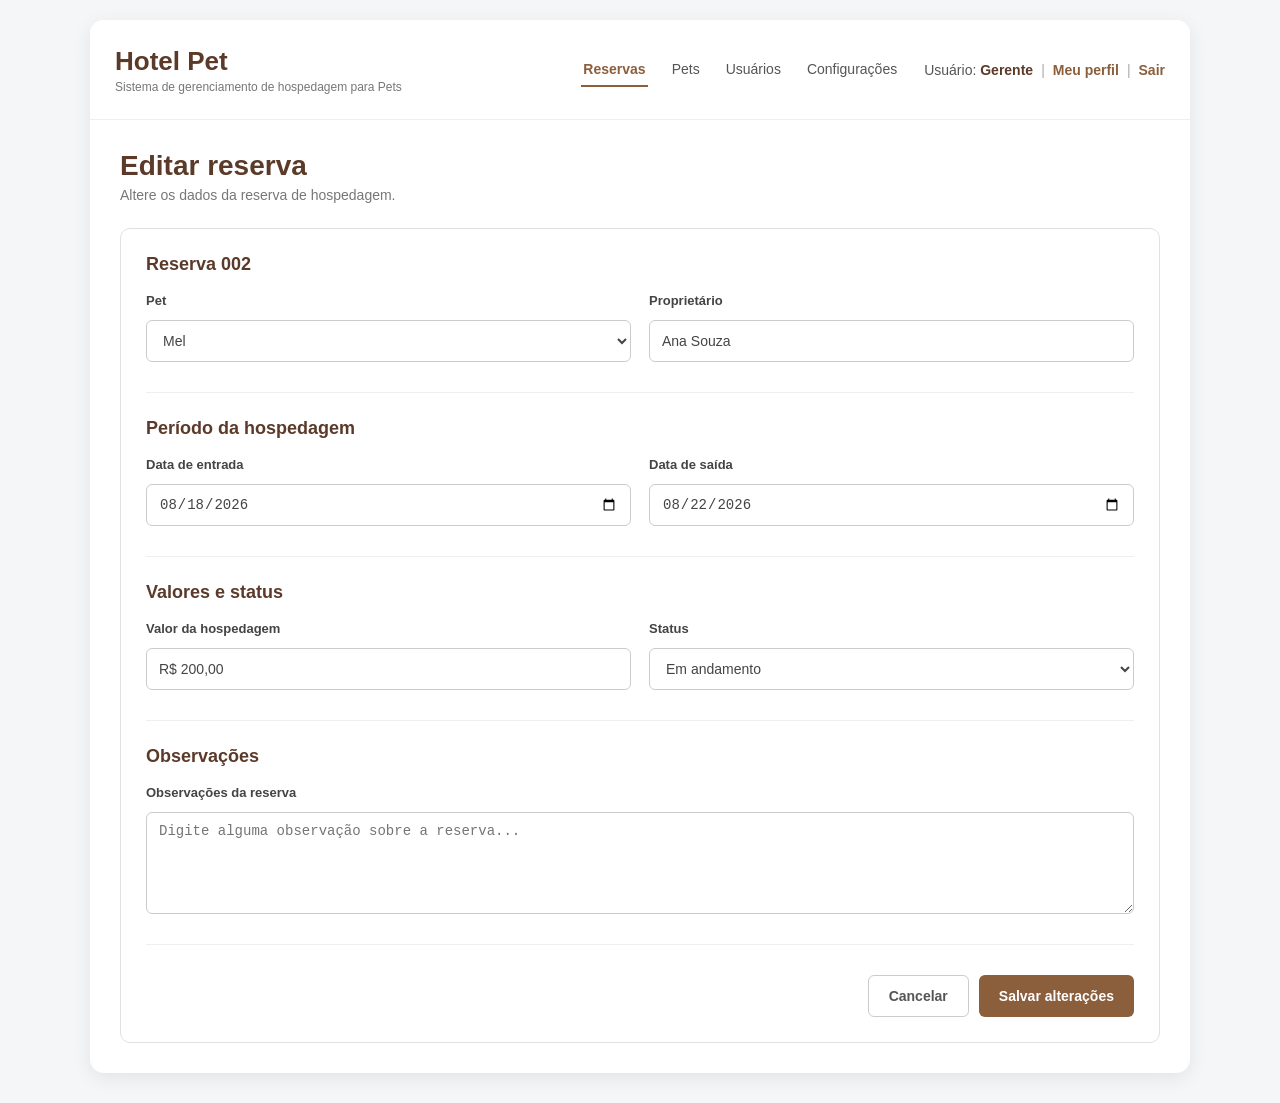
<file: editar_reserva_andamento.html>
<!DOCTYPE html>
<html lang="pt-BR">

<head>

    <meta charset="UTF-8">

    <meta name="viewport" content="width=device-width, initial-scale=1.0">

    <title>Editar Reserva - Hotel Pet</title>

    <link rel="stylesheet" href="css/estilo.css">

</head>


<body>


    <div class="pagina">


        <!-- =====================================================
             CABEÇALHO
             ===================================================== -->

        <header class="cabecalho">


            <div class="logo-area">

                <h1>
                    Hotel Pet
                </h1>

                <p>
                    Sistema de gerenciamento de hospedagem para Pets
                </p>

            </div>


            <nav class="menu">

                <a href="reservas.html" class="ativo">
                    Reservas
                </a>

                <a href="pets.html">
                    Pets
                </a>

                <a href="usuarios.html">
                    Usuários
                </a>

                <a href="configuracoes.html">
                    Configurações
                </a>

            </nav>


            <div class="usuario-area">

                <span>
                    Usuário:
                    <strong>Gerente</strong>
                </span>

                <span class="separador">
                    |
                </span>

                <a href="editar_perfil.html">
                    Meu perfil
                </a>

                <span class="separador">
                    |
                </span>

                <a href="index.html">
                    Sair
                </a>

            </div>


        </header>



        <!-- =====================================================
             CONTEÚDO
             ===================================================== -->

        <main class="conteudo">


            <div class="titulo-pagina">

                <div>

                    <h2>
                        Editar reserva
                    </h2>

                    <p>
                        Altere os dados da reserva de hospedagem.
                    </p>

                </div>

            </div>



            <!-- =====================================================
                 FORMULÁRIO
                 ===================================================== -->

            <section class="formulario-card">


                <form action="#" method="post">


                    <!-- =================================================
                         IDENTIFICAÇÃO DA RESERVA
                         ================================================= -->

                    <div class="grupo-formulario">


                        <h3>
                            Reserva 002
                        </h3>


                        <div class="linha-formulario">


                            <div class="campo-formulario">

                                <label for="pet">
                                    Pet
                                </label>

                                <select id="pet" name="pet" required>

                                    <option value="thor">
                                        Thor
                                    </option>

                                    <option value="mel" selected>
                                        Mel
                                    </option>

                                    <option value="nina">
                                        Nina
                                    </option>

                                    <option value="simba">
                                        Simba
                                    </option>

                                </select>

                            </div>



                            <div class="campo-formulario">

                                <label for="proprietario">
                                    Proprietário
                                </label>

                                <input type="text" id="proprietario" name="proprietario" value="Ana Souza" required>

                            </div>


                        </div>


                    </div>



                    <!-- =================================================
                         PERÍODO DA HOSPEDAGEM
                         ================================================= -->

                    <div class="grupo-formulario">


                        <h3>
                            Período da hospedagem
                        </h3>


                        <div class="linha-formulario">


                            <div class="campo-formulario">

                                <label for="entrada">
                                    Data de entrada
                                </label>

                                <input type="date" id="entrada" name="entrada" value="2026-08-18" required>

                            </div>



                            <div class="campo-formulario">

                                <label for="saida">
                                    Data de saída
                                </label>

                                <input type="date" id="saida" name="saida" value="2026-08-22" required>

                            </div>


                        </div>


                    </div>



                    <!-- =================================================
                         VALORES E STATUS
                         ================================================= -->

                    <div class="grupo-formulario">


                        <h3>
                            Valores e status
                        </h3>


                        <div class="linha-formulario">


                            <div class="campo-formulario">

                                <label for="valor">
                                    Valor da hospedagem
                                </label>

                                <input type="text" id="valor" name="valor" value="R$ 200,00" required>

                            </div>



                            <div class="campo-formulario">

                                <label for="status">
                                    Status
                                </label>

                                <select id="status" name="status" required>

                                    <option value="agendada">
                                        Agendada
                                    </option>

                                    <option value="andamento" selected>
                                        Em andamento
                                    </option>

                                    <option value="finalizada">
                                        Finalizada
                                    </option>

                                </select>

                            </div>


                        </div>


                    </div>



                    <!-- =================================================
                         OBSERVAÇÕES
                         ================================================= -->

                    <div class="grupo-formulario">


                        <h3>
                            Observações
                        </h3>


                        <div class="campo-formulario">

                            <label for="observacoes">
                                Observações da reserva
                            </label>

                            <textarea id="observacoes" name="observacoes" rows="5"
                                placeholder="Digite alguma observação sobre a reserva..."></textarea>

                        </div>


                    </div>



                    <!-- =================================================
                         BOTÕES
                         ================================================= -->

                    <div class="acoes-formulario">


                        <a href="ver_reserva.html" class="botao-cancelar">
                            Cancelar
                        </a>


                        <button type="submit" class="botao-principal">
                            Salvar alterações
                        </button>


                    </div>


                </form>


            </section>


        </main>


    </div>


</body>

</html>
</file>
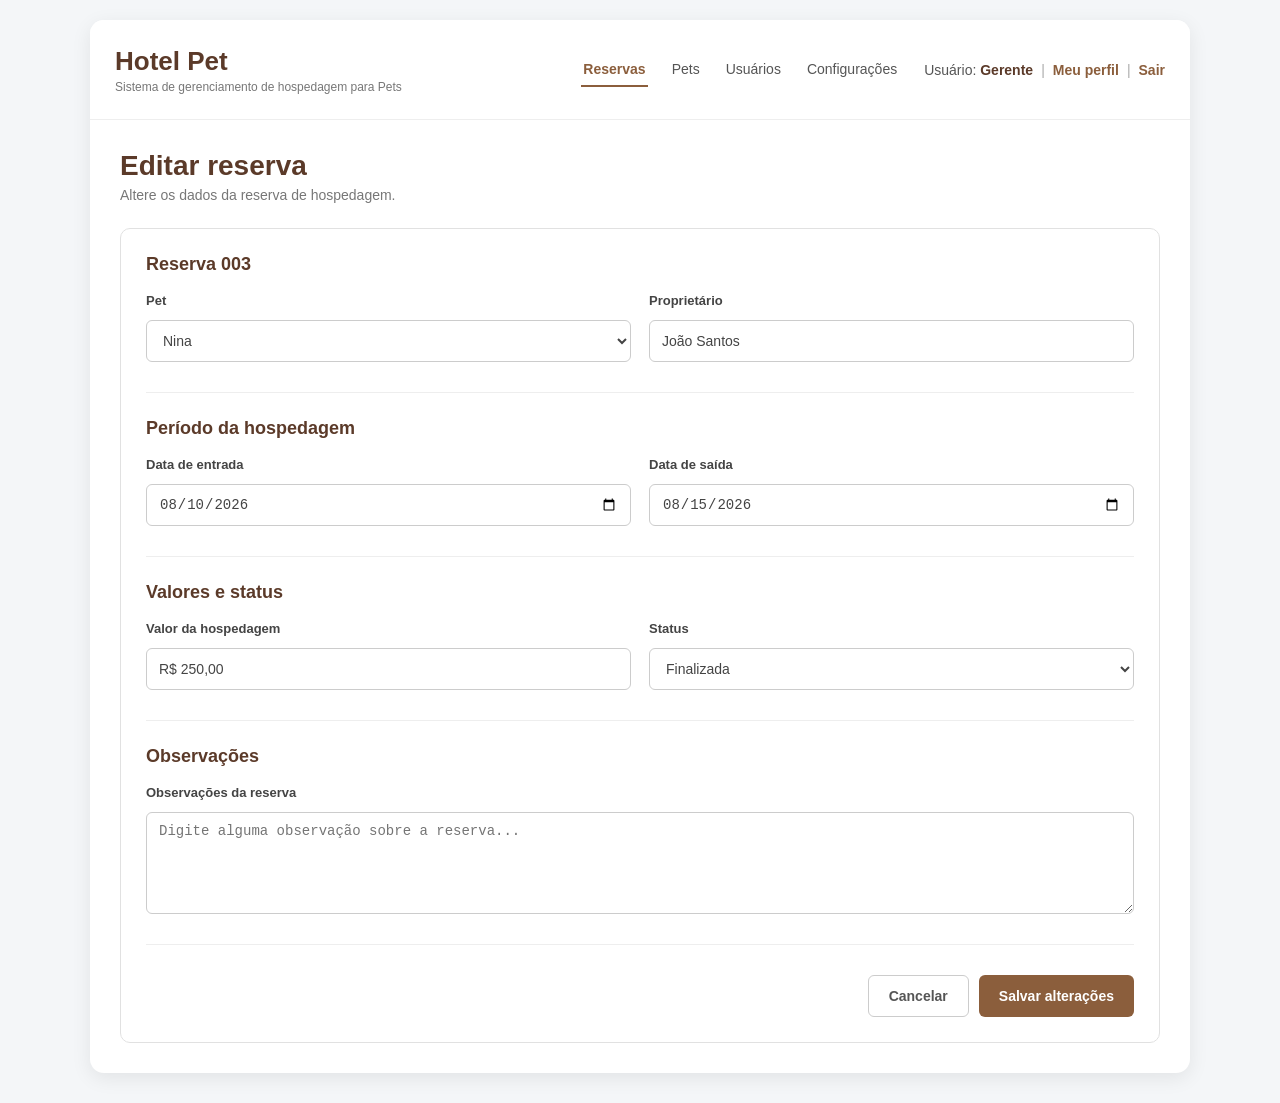
<file: editar_reserva_finalizada.html>
<!DOCTYPE html>
<html lang="pt-BR">

<head>

    <meta charset="UTF-8">

    <meta name="viewport" content="width=device-width, initial-scale=1.0">

    <title>Editar Reserva - Hotel Pet</title>

    <link rel="stylesheet" href="css/estilo.css">

</head>


<body>


    <div class="pagina">


        <!-- =====================================================
             CABEÇALHO
             ===================================================== -->

        <header class="cabecalho">


            <div class="logo-area">

                <h1>
                    Hotel Pet
                </h1>

                <p>
                    Sistema de gerenciamento de hospedagem para Pets
                </p>

            </div>


            <nav class="menu">

                <a href="reservas.html" class="ativo">
                    Reservas
                </a>

                <a href="pets.html">
                    Pets
                </a>

                <a href="usuarios.html">
                    Usuários
                </a>

                <a href="configuracoes.html">
                    Configurações
                </a>

            </nav>


            <div class="usuario-area">

                <span>
                    Usuário:
                    <strong>Gerente</strong>
                </span>

                <span class="separador">
                    |
                </span>

                <a href="editar_perfil.html">
                    Meu perfil
                </a>

                <span class="separador">
                    |
                </span>

                <a href="index.html">
                    Sair
                </a>

            </div>


        </header>



        <!-- =====================================================
             CONTEÚDO
             ===================================================== -->

        <main class="conteudo">


            <div class="titulo-pagina">

                <div>

                    <h2>
                        Editar reserva
                    </h2>

                    <p>
                        Altere os dados da reserva de hospedagem.
                    </p>

                </div>

            </div>



            <!-- =====================================================
                 FORMULÁRIO
                 ===================================================== -->

            <section class="formulario-card">


                <form action="#" method="post">


                    <!-- =================================================
                         IDENTIFICAÇÃO DA RESERVA
                         ================================================= -->

                    <div class="grupo-formulario">


                        <h3>
                            Reserva 003
                        </h3>


                        <div class="linha-formulario">


                            <div class="campo-formulario">

                                <label for="pet">
                                    Pet
                                </label>

                                <select id="pet" name="pet" required>

                                    <option value="thor">
                                        Thor
                                    </option>

                                    <option value="mel">
                                        Mel
                                    </option>

                                    <option value="nina" selected>
                                        Nina
                                    </option>

                                    <option value="simba">
                                        Simba
                                    </option>

                                </select>

                            </div>



                            <div class="campo-formulario">

                                <label for="proprietario">
                                    Proprietário
                                </label>

                                <input type="text" id="proprietario" name="proprietario" value="João Santos" required>

                            </div>


                        </div>


                    </div>



                    <!-- =================================================
                         PERÍODO DA HOSPEDAGEM
                         ================================================= -->

                    <div class="grupo-formulario">


                        <h3>
                            Período da hospedagem
                        </h3>


                        <div class="linha-formulario">


                            <div class="campo-formulario">

                                <label for="entrada">
                                    Data de entrada
                                </label>

                                <input type="date" id="entrada" name="entrada" value="2026-08-10" required>

                            </div>



                            <div class="campo-formulario">

                                <label for="saida">
                                    Data de saída
                                </label>

                                <input type="date" id="saida" name="saida" value="2026-08-15" required>

                            </div>


                        </div>


                    </div>



                    <!-- =================================================
                         VALORES E STATUS
                         ================================================= -->

                    <div class="grupo-formulario">


                        <h3>
                            Valores e status
                        </h3>


                        <div class="linha-formulario">


                            <div class="campo-formulario">

                                <label for="valor">
                                    Valor da hospedagem
                                </label>

                                <input type="text" id="valor" name="valor" value="R$ 250,00" required>

                            </div>



                            <div class="campo-formulario">

                                <label for="status">
                                    Status
                                </label>

                                <select id="status" name="status" required>

                                    <option value="agendada">
                                        Agendada
                                    </option>

                                    <option value="andamento">
                                        Em andamento
                                    </option>

                                    <option value="finalizada" selected>
                                        Finalizada
                                    </option>

                                </select>

                            </div>


                        </div>


                    </div>



                    <!-- =================================================
                         OBSERVAÇÕES
                         ================================================= -->

                    <div class="grupo-formulario">


                        <h3>
                            Observações
                        </h3>


                        <div class="campo-formulario">

                            <label for="observacoes">
                                Observações da reserva
                            </label>

                            <textarea id="observacoes" name="observacoes" rows="5"
                                placeholder="Digite alguma observação sobre a reserva..."></textarea>

                        </div>


                    </div>



                    <!-- =================================================
                         BOTÕES
                         ================================================= -->

                    <div class="acoes-formulario">


                        <a href="ver_reserva.html" class="botao-cancelar">
                            Cancelar
                        </a>


                        <button type="submit" class="botao-principal">
                            Salvar alterações
                        </button>


                    </div>


                </form>


            </section>


        </main>


    </div>


</body>

</html>
</file>
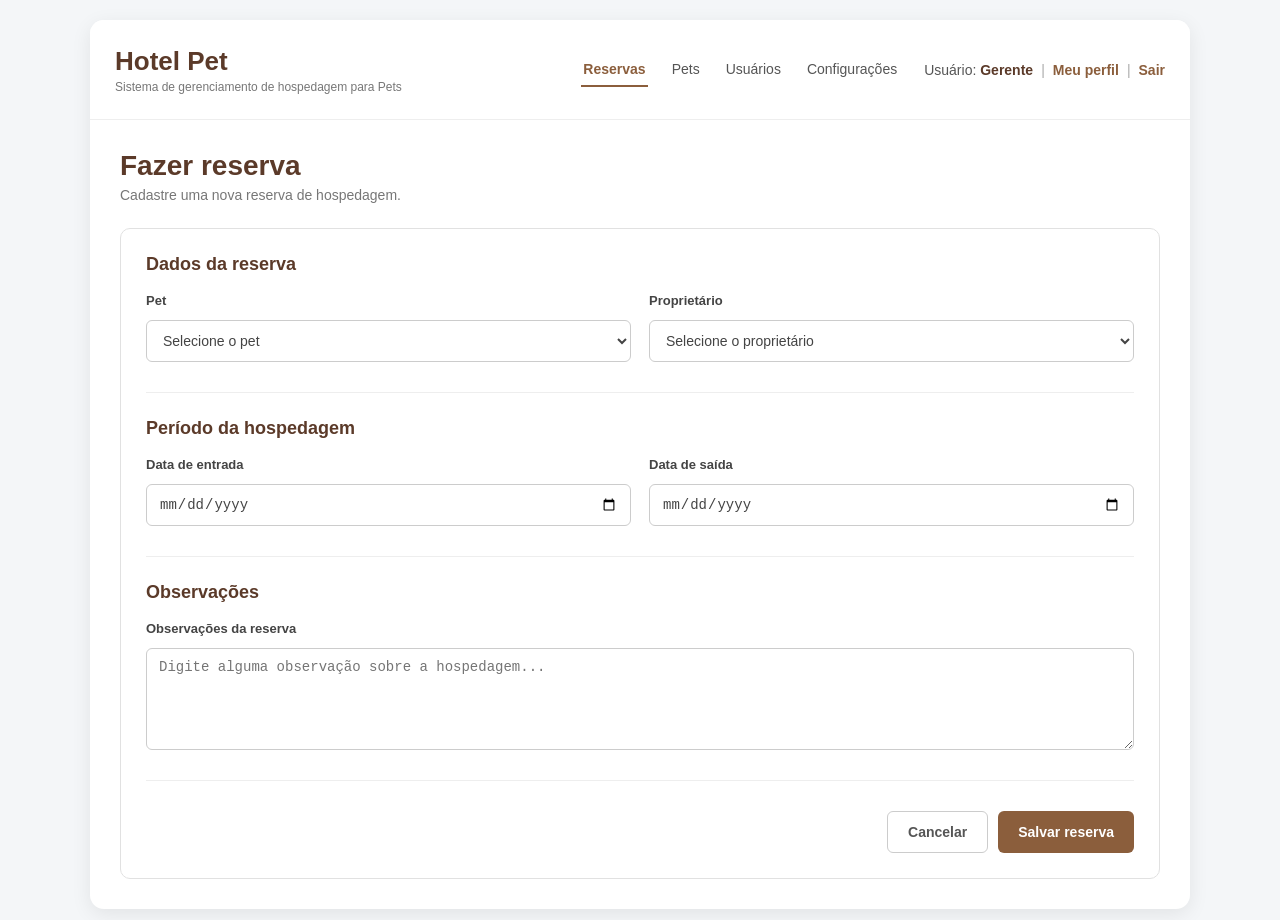
<file: fazer_reserva.html>
<!DOCTYPE html>
<html lang="pt-BR">

<head>

    <meta charset="UTF-8">

    <meta name="viewport" content="width=device-width, initial-scale=1.0">

    <title>Fazer Reserva - Hotel Pet</title>

    <link rel="stylesheet" href="css/estilo.css">

</head>


<body>


    <div class="pagina">


        <!-- =====================================================
             CABEÇALHO
             ===================================================== -->

        <header class="cabecalho">


            <div class="logo-area">

                <h1>
                    Hotel Pet
                </h1>

                <p>
                    Sistema de gerenciamento de hospedagem para Pets
                </p>

            </div>


            <nav class="menu">

                <a href="reservas.html" class="ativo">
                    Reservas
                </a>

                <a href="pets.html">
                    Pets
                </a>

                <a href="usuarios.html">
                    Usuários
                </a>

                <a href="configuracoes.html">
                    Configurações
                </a>

            </nav>


            <div class="usuario-area">

                <span>
                    Usuário:
                    <strong>Gerente</strong>
                </span>

                <span class="separador">
                    |
                </span>

                <a href="editar_perfil.html">
                    Meu perfil
                </a>

                <span class="separador">
                    |
                </span>

                <a href="index.html">
                    Sair
                </a>

            </div>


        </header>



        <!-- =====================================================
             CONTEÚDO
             ===================================================== -->

        <main class="conteudo">


            <div class="titulo-pagina">

                <div>

                    <h2>
                        Fazer reserva
                    </h2>

                    <p>
                        Cadastre uma nova reserva de hospedagem.
                    </p>

                </div>

            </div>



            <!-- =====================================================
                 FORMULÁRIO
                 ===================================================== -->

            <section class="formulario-card">


                <form action="#" method="post">


                    <!-- =================================================
                         DADOS DA RESERVA
                         ================================================= -->

                    <div class="grupo-formulario">


                        <h3>
                            Dados da reserva
                        </h3>


                        <div class="linha-formulario">


                            <!-- PET -->

                            <div class="campo-formulario">

                                <label for="pet">
                                    Pet
                                </label>

                                <select id="pet" name="pet" required>

                                    <option value="" selected disabled>
                                        Selecione o pet
                                    </option>

                                    <option value="thor">
                                        Thor
                                    </option>

                                    <option value="mel">
                                        Mel
                                    </option>

                                    <option value="nina">
                                        Nina
                                    </option>

                                    <option value="simba">
                                        Simba
                                    </option>

                                </select>

                            </div>



                            <!-- PROPRIETÁRIO -->

                            <div class="campo-formulario">

                                <label for="proprietario">
                                    Proprietário
                                </label>

                                <select id="proprietario" name="proprietario" required>

                                    <option value="" selected disabled>
                                        Selecione o proprietário
                                    </option>

                                    <option value="carlos">
                                        Carlos Oliveira
                                    </option>

                                    <option value="ana">
                                        Ana Souza
                                    </option>

                                    <option value="joao">
                                        João Santos
                                    </option>

                                    <option value="mariana">
                                        Mariana Costa
                                    </option>

                                </select>

                            </div>


                        </div>


                    </div>



                    <!-- =================================================
                         PERÍODO DA HOSPEDAGEM
                         ================================================= -->

                    <div class="grupo-formulario">


                        <h3>
                            Período da hospedagem
                        </h3>


                        <div class="linha-formulario">


                            <!-- DATA DE ENTRADA -->

                            <div class="campo-formulario">

                                <label for="entrada">
                                    Data de entrada
                                </label>

                                <input type="date" id="entrada" name="entrada" required>

                            </div>



                            <!-- DATA DE SAÍDA -->

                            <div class="campo-formulario">

                                <label for="saida">
                                    Data de saída
                                </label>

                                <input type="date" id="saida" name="saida" required>

                            </div>


                        </div>


                    </div>



                    <!-- =================================================
                         OBSERVAÇÕES
                         ================================================= -->

                    <div class="grupo-formulario">


                        <h3>
                            Observações
                        </h3>


                        <div class="campo-formulario">

                            <label for="observacoes">
                                Observações da reserva
                            </label>

                            <textarea id="observacoes" name="observacoes" rows="5"
                                placeholder="Digite alguma observação sobre a hospedagem..."></textarea>

                        </div>


                    </div>



                    <!-- =================================================
                         BOTÕES
                         ================================================= -->

                    <div class="acoes-formulario">


                        <a href="reservas.html" class="botao-cancelar">
                            Cancelar
                        </a>


                        <button type="submit" class="botao-principal">
                            Salvar reserva
                        </button>


                    </div>


                </form>


            </section>


        </main>


    </div>


</body>

</html>
</file>
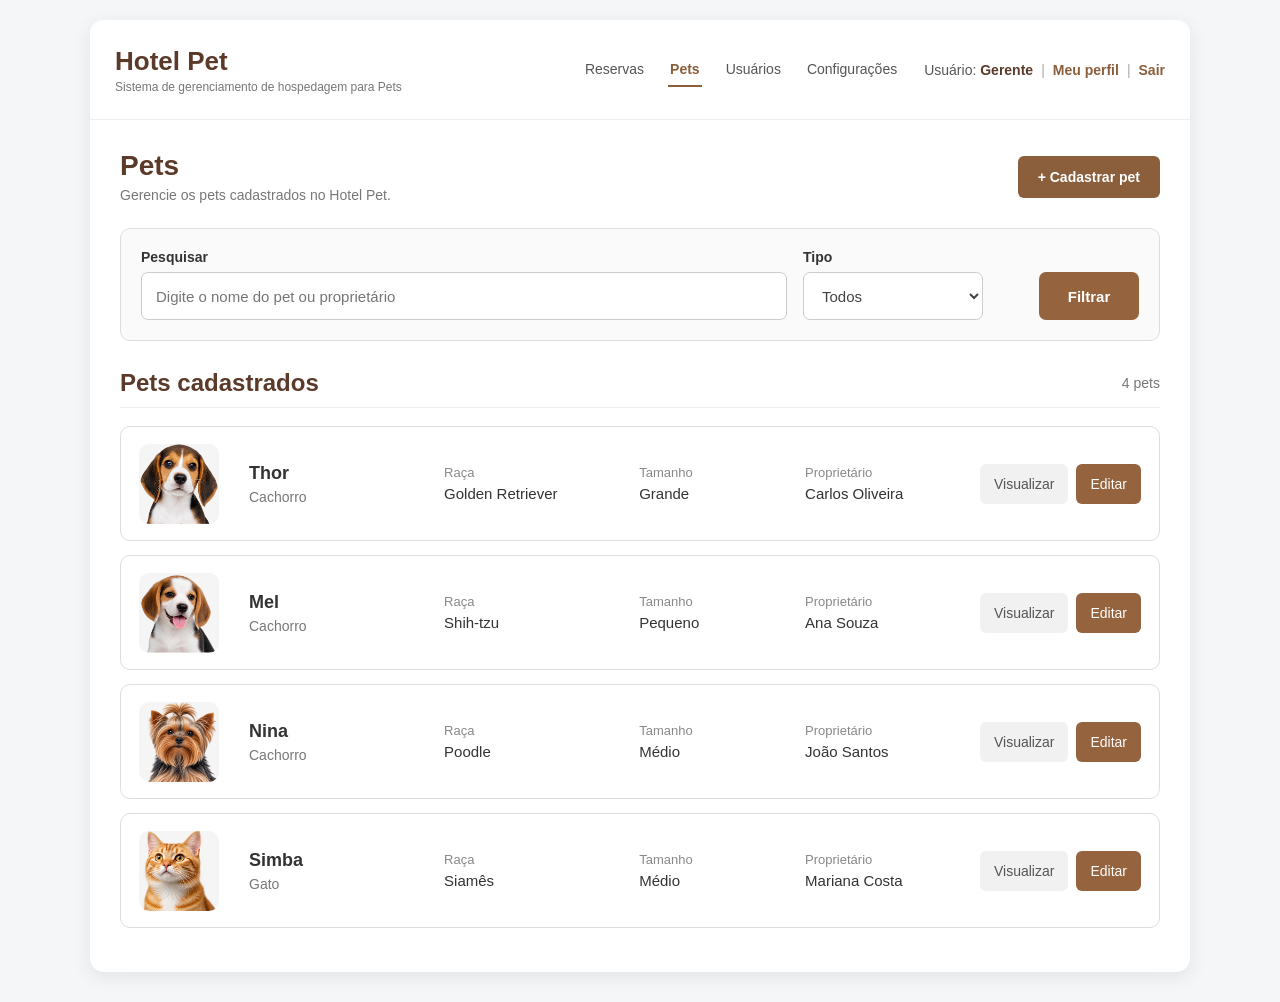
<file: pets.html>
<!DOCTYPE html>
<html lang="pt-BR">

<head>

    <meta charset="UTF-8">

    <meta name="viewport" content="width=device-width, initial-scale=1.0">

    <title>Pets - Hotel Pet</title>

    <link rel="stylesheet" href="css/estilo.css">

</head>


<body>


    <div class="pagina">


        <!-- =====================================================
             CABEÇALHO
             ===================================================== -->

        <header class="cabecalho">


            <div class="logo-area">

                <h1>
                    Hotel Pet
                </h1>

                <p>
                    Sistema de gerenciamento de hospedagem para Pets
                </p>

            </div>


            <nav class="menu">

                <a href="reservas.html">
                    Reservas
                </a>

                <a href="pets.html" class="ativo">
                    Pets
                </a>

                <a href="usuarios.html">
                    Usuários
                </a>

                <a href="configuracoes.html">
                    Configurações
                </a>

            </nav>


            <div class="usuario-area">

                <span>
                    Usuário:
                    <strong>Gerente</strong>
                </span>

                <span class="separador">
                    |
                </span>

                <a href="editar_perfil.html">
                    Meu perfil
                </a>

                <span class="separador">
                    |
                </span>

                <a href="index.html">
                    Sair
                </a>

            </div>


        </header>



        <!-- =====================================================
             CONTEÚDO
             ===================================================== -->

        <main class="conteudo">


            <!-- TÍTULO DA PÁGINA -->

            <div class="titulo-pagina">

                <div>

                    <h2>
                        Pets
                    </h2>

                    <p>
                        Gerencie os pets cadastrados no Hotel Pet.
                    </p>

                </div>


                <a href="cadastrar_pet.html" class="botao-principal">
                    + Cadastrar pet
                </a>

            </div>



            <!-- =====================================================
                 FILTROS
                 ===================================================== -->

            <section class="filtros">


                <div class="campo-pesquisa">

                    <label for="pesquisa">
                        Pesquisar
                    </label>

                    <input type="text" id="pesquisa" name="pesquisa" placeholder="Digite o nome do pet ou proprietário">

                </div>


                <div class="campo-status">

                    <label for="tipo">
                        Tipo
                    </label>

                    <select id="tipo" name="tipo">

                        <option value="todos">
                            Todos
                        </option>

                        <option value="cachorro">
                            Cachorro
                        </option>

                        <option value="gato">
                            Gato
                        </option>

                    </select>

                </div>


                <button type="button" class="botao-filtrar">
                    Filtrar
                </button>


            </section>



            <!-- =====================================================
                 LISTA DE PETS
                 ===================================================== -->

            <section class="lista-pets">


                <!-- CABEÇALHO DA LISTA -->

                <div class="cabecalho-lista">

                    <h3>
                        Pets cadastrados
                    </h3>

                    <span>
                        4 pets
                    </span>

                </div>



                <!-- =================================================
                     THOR
                     ================================================= -->

                <article class="pet-card">


                    <!-- FOTO -->

                    <div class="foto-pet">

                        <img src="imagens/cachorro01.png" alt="Foto do cachorro Thor">

                    </div>


                    <!-- NOME E TIPO -->

                    <div class="dados-pet-card">

                        <h3>
                            Thor
                        </h3>

                        <p>
                            Cachorro
                        </p>

                    </div>


                    <!-- RAÇA -->

                    <div class="informacao-pet-card">

                        <span>
                            Raça
                        </span>

                        <strong>
                            Golden Retriever
                        </strong>

                    </div>


                    <!-- TAMANHO -->

                    <div class="informacao-pet-card">

                        <span>
                            Tamanho
                        </span>

                        <strong>
                            Grande
                        </strong>

                    </div>


                    <!-- PROPRIETÁRIO -->

                    <div class="informacao-pet-card">

                        <span>
                            Proprietário
                        </span>

                        <strong>
                            Carlos Oliveira
                        </strong>

                    </div>


                    <!-- AÇÕES -->

                    <div class="acoes-pet">

                        <a href="visualizar_pet.html" class="botao-visualizar">
                            Visualizar
                        </a>

                        <a href="editar_pet.html" class="botao-editar">
                            Editar
                        </a>

                    </div>


                </article>



                <!-- =================================================
                     MEL
                     ================================================= -->

                <article class="pet-card">


                    <div class="foto-pet">

                        <img src="imagens/cachorro02.png" alt="Foto da cachorra Mel">

                    </div>


                    <div class="dados-pet-card">

                        <h3>
                            Mel
                        </h3>

                        <p>
                            Cachorro
                        </p>

                    </div>


                    <div class="informacao-pet-card">

                        <span>
                            Raça
                        </span>

                        <strong>
                            Shih-tzu
                        </strong>

                    </div>


                    <div class="informacao-pet-card">

                        <span>
                            Tamanho
                        </span>

                        <strong>
                            Pequeno
                        </strong>

                    </div>


                    <div class="informacao-pet-card">

                        <span>
                            Proprietário
                        </span>

                        <strong>
                            Ana Souza
                        </strong>

                    </div>


                    <div class="acoes-pet">

                        <a href="visualizar_pet.html" class="botao-visualizar">
                            Visualizar
                        </a>

                        <a href="editar_pet.html" class="botao-editar">
                            Editar
                        </a>

                    </div>


                </article>



                <!-- =================================================
                     NINA
                     ================================================= -->

                <article class="pet-card">


                    <div class="foto-pet">

                        <img src="imagens/cachorro03.png" alt="Foto da cachorra Nina">

                    </div>


                    <div class="dados-pet-card">

                        <h3>
                            Nina
                        </h3>

                        <p>
                            Cachorro
                        </p>

                    </div>


                    <div class="informacao-pet-card">

                        <span>
                            Raça
                        </span>

                        <strong>
                            Poodle
                        </strong>

                    </div>


                    <div class="informacao-pet-card">

                        <span>
                            Tamanho
                        </span>

                        <strong>
                            Médio
                        </strong>

                    </div>


                    <div class="informacao-pet-card">

                        <span>
                            Proprietário
                        </span>

                        <strong>
                            João Santos
                        </strong>

                    </div>


                    <div class="acoes-pet">

                        <a href="visualizar_pet.html" class="botao-visualizar">
                            Visualizar
                        </a>

                        <a href="editar_pet.html" class="botao-editar">
                            Editar
                        </a>

                    </div>


                </article>



                <!-- =================================================
                     SIMBA
                     ================================================= -->

                <article class="pet-card">


                    <div class="foto-pet">

                        <img src="imagens/gato01.png" alt="Foto do gato Simba">

                    </div>


                    <div class="dados-pet-card">

                        <h3>
                            Simba
                        </h3>

                        <p>
                            Gato
                        </p>

                    </div>


                    <div class="informacao-pet-card">

                        <span>
                            Raça
                        </span>

                        <strong>
                            Siamês
                        </strong>

                    </div>


                    <div class="informacao-pet-card">

                        <span>
                            Tamanho
                        </span>

                        <strong>
                            Médio
                        </strong>

                    </div>


                    <div class="informacao-pet-card">

                        <span>
                            Proprietário
                        </span>

                        <strong>
                            Mariana Costa
                        </strong>

                    </div>


                    <div class="acoes-pet">

                        <a href="visualizar_pet.html" class="botao-visualizar">
                            Visualizar
                        </a>

                        <a href="editar_pet.html" class="botao-editar">
                            Editar
                        </a>

                    </div>


                </article>


            </section>


        </main>


    </div>


</body>

</html>
</file>
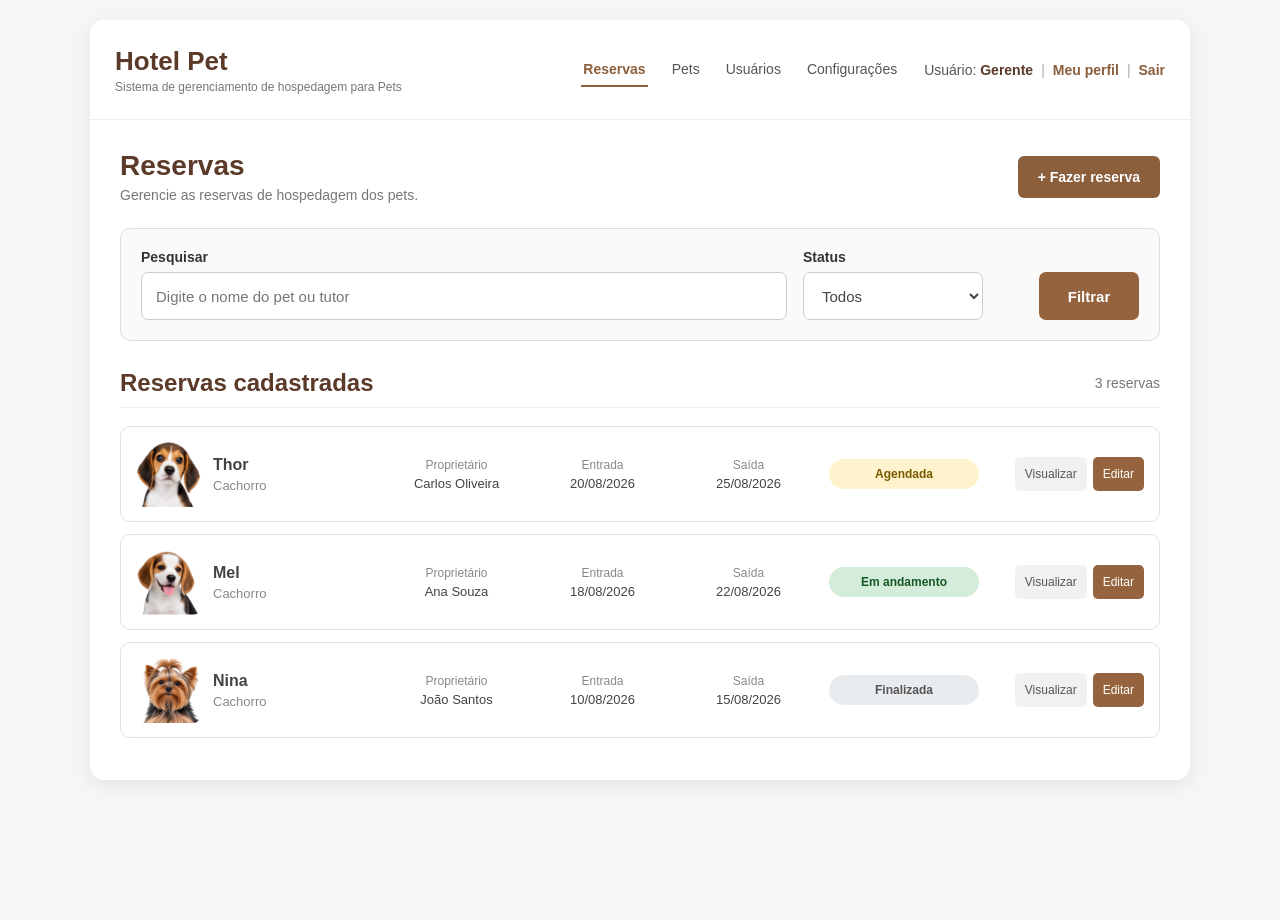
<file: reservas.html>
<!DOCTYPE html>
<html lang="pt-BR">

<head>

    <meta charset="UTF-8">

    <meta name="viewport" content="width=device-width, initial-scale=1.0">

    <title>Reservas - Hotel Pet</title>

    <link rel="stylesheet" href="css/estilo.css">

</head>


<body>


    <div class="pagina">


        <!-- =====================================================
             CABEÇALHO
             ===================================================== -->

        <header class="cabecalho">


            <div class="logo-area">

                <h1>
                    Hotel Pet
                </h1>

                <p>
                    Sistema de gerenciamento de hospedagem para Pets
                </p>

            </div>


            <nav class="menu">

                <a href="reservas.html" class="ativo">
                    Reservas
                </a>

                <a href="pets.html">
                    Pets
                </a>

                <a href="usuarios.html">
                    Usuários
                </a>

                <a href="configuracoes.html">
                    Configurações
                </a>

            </nav>


            <div class="usuario-area">

                <span>
                    Usuário:
                    <strong>Gerente</strong>
                </span>

                <span class="separador">
                    |
                </span>

                <a href="editar_perfil.html">
                    Meu perfil
                </a>

                <span class="separador">
                    |
                </span>

                <a href="index.html">
                    Sair
                </a>

            </div>


        </header>



        <!-- =====================================================
             CONTEÚDO
             ===================================================== -->

        <main class="conteudo">


            <!-- =================================================
                 TÍTULO
                 ================================================= -->

            <div class="titulo-pagina">


                <div>

                    <h2>
                        Reservas
                    </h2>

                    <p>
                        Gerencie as reservas de hospedagem dos pets.
                    </p>

                </div>


                <a href="fazer_reserva.html" class="botao-principal">
                    + Fazer reserva
                </a>


            </div>



            <!-- =================================================
                 FILTROS
                 ================================================= -->

            <section class="filtros">


                <div class="campo-pesquisa">

                    <label for="pesquisa">
                        Pesquisar
                    </label>

                    <input type="text" id="pesquisa" name="pesquisa" placeholder="Digite o nome do pet ou tutor">

                </div>


                <div class="campo-status">

                    <label for="status">
                        Status
                    </label>

                    <select id="status" name="status">

                        <option value="todos">
                            Todos
                        </option>

                        <option value="agendada">
                            Agendada
                        </option>

                        <option value="andamento">
                            Em andamento
                        </option>

                        <option value="finalizada">
                            Finalizada
                        </option>

                    </select>

                </div>


                <button type="button" class="botao-filtrar">
                    Filtrar
                </button>


            </section>



            <!-- =================================================
                 LISTA DE RESERVAS
                 ================================================= -->

            <section class="lista-reservas">


                <div class="cabecalho-lista">

                    <h3>
                        Reservas cadastradas
                    </h3>

                    <span>
                        3 reservas
                    </span>

                </div>



                <!-- =================================================
                     RESERVA 001 - THOR
                     ================================================= -->

                <article class="reserva-card">


                    <!-- PET -->

                    <div class="pet-reserva">


                        <img src="imagens/cachorro01.png" alt="Foto do cachorro Thor">


                        <div>

                            <strong>
                                Thor
                            </strong>

                            <span>
                                Cachorro
                            </span>

                        </div>


                    </div>



                    <!-- PROPRIETÁRIO -->

                    <div class="informacao-reserva">

                        <span>
                            Proprietário
                        </span>

                        <strong>
                            Carlos Oliveira
                        </strong>

                    </div>



                    <!-- ENTRADA -->

                    <div class="informacao-reserva">

                        <span>
                            Entrada
                        </span>

                        <strong>
                            20/08/2026
                        </strong>

                    </div>



                    <!-- SAÍDA -->

                    <div class="informacao-reserva">

                        <span>
                            Saída
                        </span>

                        <strong>
                            25/08/2026
                        </strong>

                    </div>



                    <!-- STATUS -->

                    <div class="status status-agendada">

                        Agendada

                    </div>



                    <!-- AÇÕES -->

                    <div class="acoes-reserva">


                        <a href="ver_reserva.html" class="botao-visualizar">
                            Visualizar
                        </a>


                        <a href="editar_reserva.html" class="botao-editar">
                            Editar
                        </a>


                    </div>


                </article>



                <!-- =================================================
                     RESERVA 002 - MEL
                     ================================================= -->

                <article class="reserva-card">


                    <!-- PET -->

                    <div class="pet-reserva">


                        <img src="imagens/cachorro02.png" alt="Foto da cachorra Mel">


                        <div>

                            <strong>
                                Mel
                            </strong>

                            <span>
                                Cachorro
                            </span>

                        </div>


                    </div>



                    <!-- PROPRIETÁRIO -->

                    <div class="informacao-reserva">

                        <span>
                            Proprietário
                        </span>

                        <strong>
                            Ana Souza
                        </strong>

                    </div>



                    <!-- ENTRADA -->

                    <div class="informacao-reserva">

                        <span>
                            Entrada
                        </span>

                        <strong>
                            18/08/2026
                        </strong>

                    </div>



                    <!-- SAÍDA -->

                    <div class="informacao-reserva">

                        <span>
                            Saída
                        </span>

                        <strong>
                            22/08/2026
                        </strong>

                    </div>



                    <!-- STATUS -->

                    <div class="status status-andamento">

                        Em andamento

                    </div>



                    <!-- AÇÕES -->

                    <div class="acoes-reserva">


                        <a href="ver_reserva.html" class="botao-visualizar">
                            Visualizar
                        </a>


                        <a href="editar_reserva_andamento.html" class="botao-editar">
                            Editar
                        </a>


                    </div>


                </article>



                <!-- =================================================
                     RESERVA 003 - NINA
                     ================================================= -->

                <article class="reserva-card">


                    <!-- PET -->

                    <div class="pet-reserva">


                        <img src="imagens/cachorro03.png" alt="Foto da cachorra Nina">


                        <div>

                            <strong>
                                Nina
                            </strong>

                            <span>
                                Cachorro
                            </span>

                        </div>


                    </div>



                    <!-- PROPRIETÁRIO -->

                    <div class="informacao-reserva">

                        <span>
                            Proprietário
                        </span>

                        <strong>
                            João Santos
                        </strong>

                    </div>



                    <!-- ENTRADA -->

                    <div class="informacao-reserva">

                        <span>
                            Entrada
                        </span>

                        <strong>
                            10/08/2026
                        </strong>

                    </div>



                    <!-- SAÍDA -->

                    <div class="informacao-reserva">

                        <span>
                            Saída
                        </span>

                        <strong>
                            15/08/2026
                        </strong>

                    </div>



                    <!-- STATUS -->

                    <div class="status status-finalizada">

                        Finalizada

                    </div>



                    <!-- AÇÕES -->

                    <div class="acoes-reserva">


                        <a href="ver_reserva.html" class="botao-visualizar">
                            Visualizar
                        </a>


                        <a href="editar_reserva_finalizada.html" class="botao-editar">
                            Editar
                        </a>


                    </div>


                </article>


            </section>


        </main>


    </div>


</body>

</html>
</file>
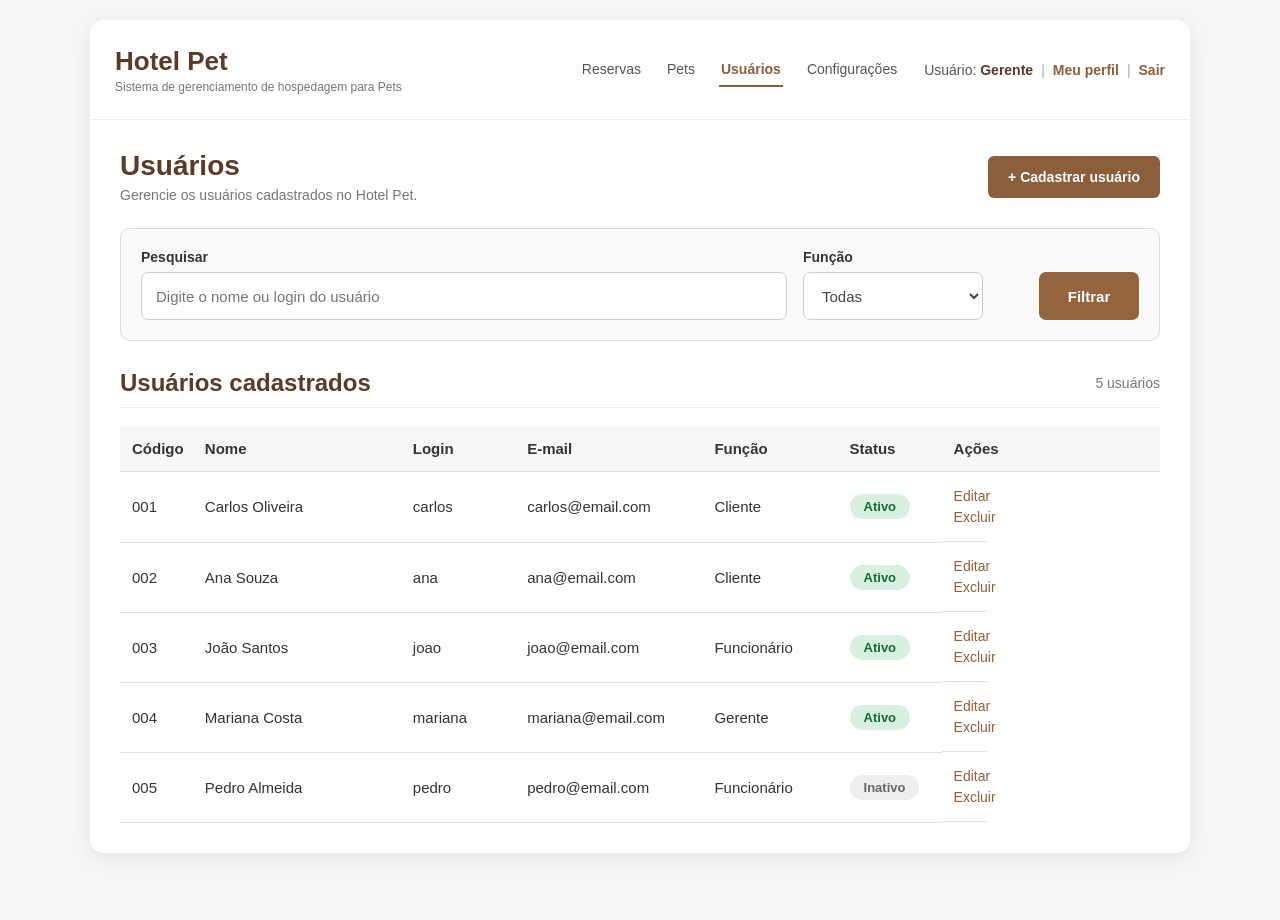
<file: usuarios.html>
<!DOCTYPE html>
<html lang="pt-BR">

<head>

    <meta charset="UTF-8">

    <meta name="viewport" content="width=device-width, initial-scale=1.0">

    <title>Usuários - Hotel Pet</title>

    <link rel="stylesheet" href="css/estilo.css">

</head>


<body>


    <div class="pagina">


        <!-- =====================================================
             CABEÇALHO
             ===================================================== -->

        <header class="cabecalho">


            <div class="logo-area">

                <h1>
                    Hotel Pet
                </h1>

                <p>
                    Sistema de gerenciamento de hospedagem para Pets
                </p>

            </div>


            <nav class="menu">

                <a href="reservas.html">
                    Reservas
                </a>

                <a href="pets.html">
                    Pets
                </a>

                <a href="usuarios.html" class="ativo">
                    Usuários
                </a>

                <a href="configuracoes.html">
                    Configurações
                </a>

            </nav>


            <div class="usuario-area">

                <span>
                    Usuário:
                    <strong>Gerente</strong>
                </span>

                <span class="separador">
                    |
                </span>

                <a href="editar_perfil.html">
                    Meu perfil
                </a>

                <span class="separador">
                    |
                </span>

                <a href="index.html">
                    Sair
                </a>

            </div>


        </header>



        <!-- =====================================================
             CONTEÚDO
             ===================================================== -->

        <main class="conteudo">


            <!-- =================================================
                 TÍTULO
                 ================================================= -->

            <div class="titulo-pagina">


                <div>

                    <h2>
                        Usuários
                    </h2>

                    <p>
                        Gerencie os usuários cadastrados no Hotel Pet.
                    </p>

                </div>


                <a href="cadastrar_usuario.html" class="botao-principal">
                    + Cadastrar usuário
                </a>


            </div>



            <!-- =================================================
                 FILTROS
                 ================================================= -->

            <section class="filtros">


                <div class="campo-pesquisa">

                    <label for="pesquisa">
                        Pesquisar
                    </label>

                    <input type="text" id="pesquisa" name="pesquisa" placeholder="Digite o nome ou login do usuário">

                </div>


                <div class="campo-status">

                    <label for="funcao">
                        Função
                    </label>

                    <select id="funcao" name="funcao">

                        <option value="todos">
                            Todas
                        </option>

                        <option value="cliente">
                            Cliente
                        </option>

                        <option value="funcionario">
                            Funcionário
                        </option>

                        <option value="gerente">
                            Gerente
                        </option>

                    </select>

                </div>


                <button type="button" class="botao-filtrar">
                    Filtrar
                </button>


            </section>



            <!-- =================================================
                 USUÁRIOS CADASTRADOS
                 ================================================= -->

            <section class="lista-usuarios">


                <div class="cabecalho-lista">

                    <h3>
                        Usuários cadastrados
                    </h3>

                    <span>
                        5 usuários
                    </span>

                </div>



                <!-- =================================================
                     TABELA
                     ================================================= -->

                <div class="tabela-container">


                    <table class="tabela-usuarios">


                        <thead>

                            <tr>

                                <th>
                                    Código
                                </th>

                                <th>
                                    Nome
                                </th>

                                <th>
                                    Login
                                </th>

                                <th>
                                    E-mail
                                </th>

                                <th>
                                    Função
                                </th>

                                <th>
                                    Status
                                </th>

                                <th>
                                    Ações
                                </th>

                            </tr>

                        </thead>


                        <tbody>


                            <!-- =================================================
                                 USUÁRIO 001 - CARLOS OLIVEIRA
                                 ================================================= -->

                            <tr>

                                <td>
                                    001
                                </td>

                                <td>
                                    Carlos Oliveira
                                </td>

                                <td>
                                    carlos
                                </td>

                                <td>
                                    carlos@email.com
                                </td>

                                <td>
                                    Cliente
                                </td>

                                <td>

                                    <span class="status-usuario ativo">
                                        Ativo
                                    </span>

                                </td>

                                <td class="acoes-tabela">

                                    <a href="editar_perfil.html">
                                        Editar
                                    </a>

                                    <a href="#">
                                        Excluir
                                    </a>

                                </td>

                            </tr>



                            <!-- =================================================
                                 USUÁRIO 002 - ANA SOUZA
                                 ================================================= -->

                            <tr>

                                <td>
                                    002
                                </td>

                                <td>
                                    Ana Souza
                                </td>

                                <td>
                                    ana
                                </td>

                                <td>
                                    ana@email.com
                                </td>

                                <td>
                                    Cliente
                                </td>

                                <td>

                                    <span class="status-usuario ativo">
                                        Ativo
                                    </span>

                                </td>

                                <td class="acoes-tabela">

                                    <a href="editar_perfil.html">
                                        Editar
                                    </a>

                                    <a href="#">
                                        Excluir
                                    </a>

                                </td>

                            </tr>



                            <!-- =================================================
                                 USUÁRIO 003 - JOÃO SANTOS
                                 ================================================= -->

                            <tr>

                                <td>
                                    003
                                </td>

                                <td>
                                    João Santos
                                </td>

                                <td>
                                    joao
                                </td>

                                <td>
                                    joao@email.com
                                </td>

                                <td>
                                    Funcionário
                                </td>

                                <td>

                                    <span class="status-usuario ativo">
                                        Ativo
                                    </span>

                                </td>

                                <td class="acoes-tabela">

                                    <a href="editar_perfil.html">
                                        Editar
                                    </a>

                                    <a href="#">
                                        Excluir
                                    </a>

                                </td>

                            </tr>



                            <!-- =================================================
                                 USUÁRIO 004 - MARIANA COSTA
                                 ================================================= -->

                            <tr>

                                <td>
                                    004
                                </td>

                                <td>
                                    Mariana Costa
                                </td>

                                <td>
                                    mariana
                                </td>

                                <td>
                                    mariana@email.com
                                </td>

                                <td>
                                    Gerente
                                </td>

                                <td>

                                    <span class="status-usuario ativo">
                                        Ativo
                                    </span>

                                </td>

                                <td class="acoes-tabela">

                                    <a href="editar_perfil.html">
                                        Editar
                                    </a>

                                    <a href="#">
                                        Excluir
                                    </a>

                                </td>

                            </tr>



                            <!-- =================================================
                                 USUÁRIO 005 - PEDRO ALMEIDA
                                 ================================================= -->

                            <tr>

                                <td>
                                    005
                                </td>

                                <td>
                                    Pedro Almeida
                                </td>

                                <td>
                                    pedro
                                </td>

                                <td>
                                    pedro@email.com
                                </td>

                                <td>
                                    Funcionário
                                </td>

                                <td>

                                    <span class="status-usuario inativo">
                                        Inativo
                                    </span>

                                </td>

                                <td class="acoes-tabela">

                                    <a href="editar_perfil.html">
                                        Editar
                                    </a>

                                    <a href="#">
                                        Excluir
                                    </a>

                                </td>

                            </tr>


                        </tbody>


                    </table>


                </div>


            </section>


        </main>


    </div>


</body>

</html>
</file>
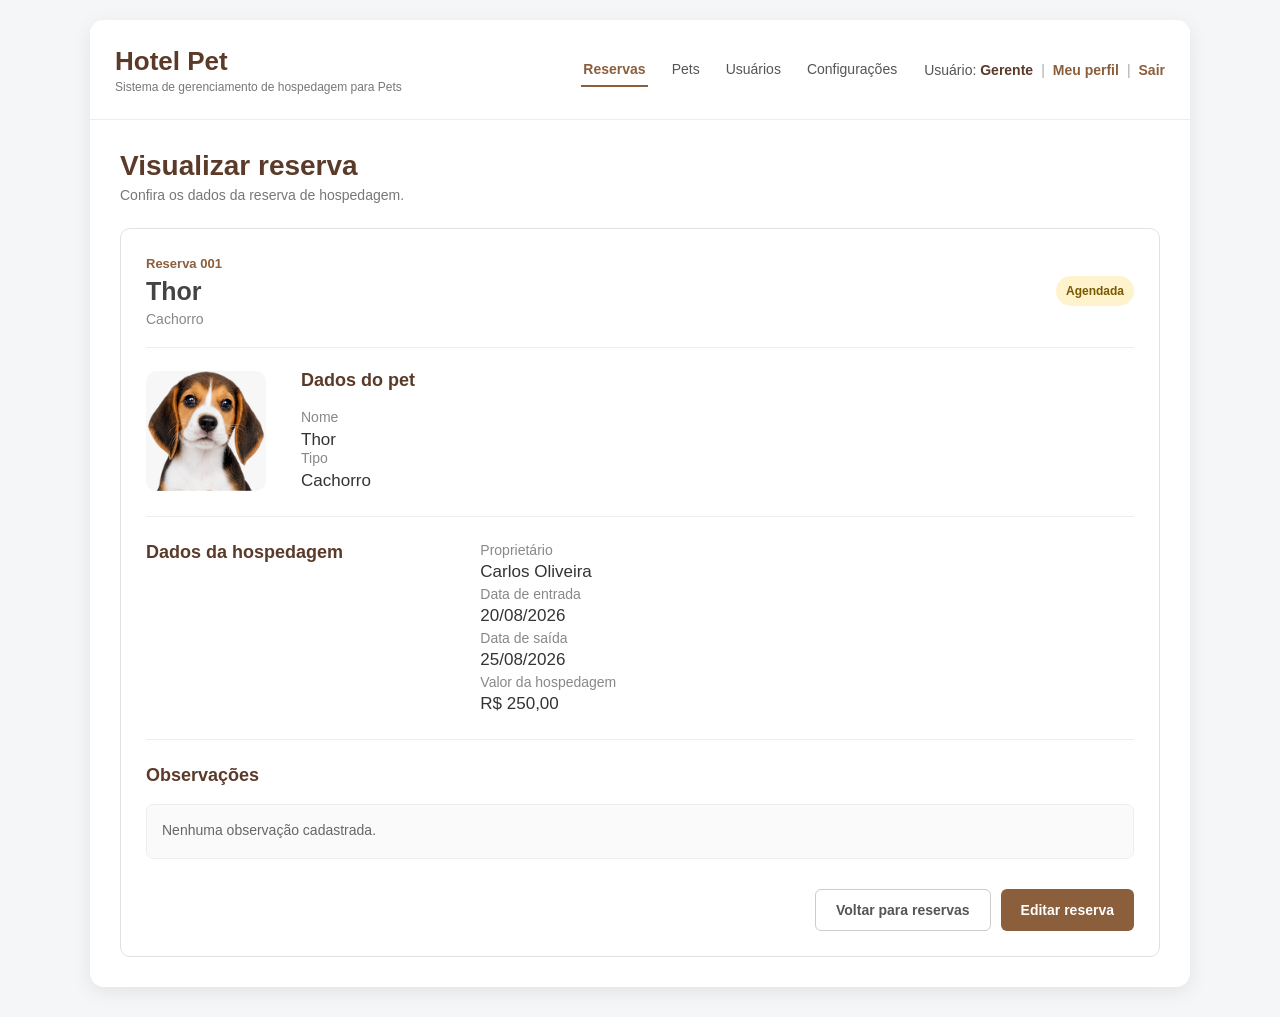
<file: ver_reserva.html>
<!DOCTYPE html>
<html lang="pt-BR">

<head>
    <meta charset="UTF-8">
    <meta name="viewport" content="width=device-width, initial-scale=1.0">

    <title>Visualizar Reserva - Hotel Pet</title>

    <link rel="stylesheet" href="css/estilo.css">
</head>

<body>

    <div class="pagina">

        <!-- =====================================================
             CABEÇALHO
             ===================================================== -->

        <header class="cabecalho">

            <div class="logo-area">

                <h1>Hotel Pet</h1>

                <p>
                    Sistema de gerenciamento de hospedagem para Pets
                </p>

            </div>


            <nav class="menu">

                <a href="reservas.html" class="ativo">
                    Reservas
                </a>

                <a href="pets.html">
                    Pets
                </a>

                <a href="usuarios.html">
                    Usuários
                </a>

                <a href="configuracoes.html">
                    Configurações
                </a>

            </nav>


            <div class="usuario-area">

                <span>
                    Usuário:
                    <strong>Gerente</strong>
                </span>

                <span class="separador">|</span>

                <a href="editar_perfil.html">
                    Meu perfil
                </a>

                <span class="separador">|</span>

                <a href="index.html">
                    Sair
                </a>

            </div>

        </header>


        <!-- =====================================================
             CONTEÚDO
             ===================================================== -->

        <main class="conteudo">

            <div class="titulo-pagina">

                <div>

                    <h2>
                        Visualizar reserva
                    </h2>

                    <p>
                        Confira os dados da reserva de hospedagem.
                    </p>

                </div>

            </div>


            <!-- =====================================================
                 DADOS DA RESERVA
                 ===================================================== -->

            <section class="visualizacao-reserva">

                <div class="cabecalho-reserva">

                    <div>

                        <span class="codigo-reserva">
                            Reserva 001
                        </span>

                        <h3>
                            Thor
                        </h3>

                        <p>
                            Cachorro
                        </p>

                    </div>


                    <span class="status status-agendada">
                        Agendada
                    </span>

                </div>


                <!-- PET -->

                <div class="dados-pet">

                    <div class="imagem-pet">

                        <img src="imagens/cachorro01.png" alt="Foto do cachorro Thor">

                    </div>


                    <div class="informacoes-pet">

                        <h3>
                            Dados do pet
                        </h3>


                        <div class="campo-visualizacao">

                            <span>
                                Nome
                            </span>

                            <strong>
                                Thor
                            </strong>

                        </div>


                        <div class="campo-visualizacao">

                            <span>
                                Tipo
                            </span>

                            <strong>
                                Cachorro
                            </strong>

                        </div>

                    </div>

                </div>


                <!-- DADOS DA RESERVA -->

                <div class="dados-reserva">

                    <h3>
                        Dados da hospedagem
                    </h3>


                    <div class="grade-dados">

                        <div class="campo-visualizacao">

                            <span>
                                Proprietário
                            </span>

                            <strong>
                                Carlos Oliveira
                            </strong>

                        </div>


                        <div class="campo-visualizacao">

                            <span>
                                Data de entrada
                            </span>

                            <strong>
                                20/08/2026
                            </strong>

                        </div>


                        <div class="campo-visualizacao">

                            <span>
                                Data de saída
                            </span>

                            <strong>
                                25/08/2026
                            </strong>

                        </div>


                        <div class="campo-visualizacao">

                            <span>
                                Valor da hospedagem
                            </span>

                            <strong>
                                R$ 250,00
                            </strong>

                        </div>

                    </div>

                </div>


                <!-- OBSERVAÇÕES -->

                <div class="observacoes-reserva">

                    <h3>
                        Observações
                    </h3>

                    <p>
                        Nenhuma observação cadastrada.
                    </p>

                </div>


                <!-- BOTÕES -->

                <div class="acoes-formulario">

                    <a href="reservas.html" class="botao-cancelar">
                        Voltar para reservas
                    </a>


                    <a href="editar_reserva.html" class="botao-principal">
                        Editar reserva
                    </a>

                </div>

            </section>

        </main>

    </div>

</body>

</html>
</file>
<file: css/estilo.css>
/* =========================================
   HOTEL PET - ESTILO GERAL
   ========================================= */

* {
    margin: 0;
    padding: 0;
    box-sizing: border-box;
}

body {
    font-family: Arial, Helvetica, sans-serif;
    background-color: #f4f6f8;
    color: #333;
    min-height: 100vh;
}


/* =========================================
   ÁREA PRINCIPAL
   ========================================= */

.pagina-login {
    width: 1100px;
    max-width: 95%;
    min-height: 650px;

    margin: 20px auto;

    display: grid;
    grid-template-columns: 55% 45%;

    background-color: #ffffff;

    border-radius: 18px;

    overflow: hidden;

    box-shadow: 0 5px 25px rgba(0, 0, 0, 0.12);
}


/* =========================================
   IMAGEM
   ========================================= */

.login-imagem {
    height: 100%;
    width: 100%;

    overflow: hidden;

    border-radius: 18px 0 0 18px;

    padding-right: 15px;
}

.login-imagem img {
    width: 100%;
    height: 100%;

    object-fit: cover;
    object-position: center center;

    display: block;

    border-radius: 18px 0 0 18px;
}


/* =========================================
   CONTEÚDO DO LOGIN
   ========================================= */

.login-conteudo {
    padding: 20px 45px;

    display: flex;
    flex-direction: column;
    justify-content: center;

    background-color: #ffffff;
}


/* =========================================
   LARGURA DOS CAMPOS E BOTÕES
   ========================================= */

.login-conteudo form,
.login-redes {
    width: 90%;

    margin-left: auto;
    margin-right: auto;
}


/* =========================================
   CABEÇALHO
   ========================================= */

.cabecalho-login {
    text-align: center;

    margin-bottom: 15px;
}

.cabecalho-login h1 {
    font-size: 34px;

    color: #5b3a29;

    margin-bottom: 5px;
}

.cabecalho-login p {
    color: #666;

    font-size: 14px;

    line-height: 1.5;
}


/* =========================================
   TÍTULO LOGIN
   ========================================= */

.login-conteudo h2 {
    text-align: center;

    font-size: 22px;

    color: #333;

    margin-bottom: 14px;
}


/* =========================================
   CAMPOS
   ========================================= */

.campo-formulario {
    margin-bottom: 10px;
}

.campo-formulario label {
    display: block;

    font-weight: bold;

    margin-bottom: 6px;

    color: #444;
}

.campo-formulario input {
    width: 100%;

    height: 44px;

    padding: 10px 13px;

    border: 1px solid #ccc;

    border-radius: 6px;

    font-size: 15px;

    outline: none;
}

.campo-formulario input:focus {
    border-color: #a06a40;

    box-shadow: 0 0 0 2px rgba(160, 106, 64, 0.15);
}


/* =========================================
   OPÇÕES DO LOGIN
   ========================================= */

.opcoes-login {
    display: flex;

    justify-content: space-between;

    align-items: center;

    margin: 3px 0 14px;

    font-size: 14px;
}

.manter-conectado {
    display: flex;

    align-items: center;

    gap: 6px;
}

.manter-conectado input {
    cursor: pointer;
}

.opcoes-login a {
    color: #8b5e3c;

    text-decoration: none;
}

.opcoes-login a:hover {
    text-decoration: underline;
}


/* =========================================
   BOTÃO ENTRAR
   ========================================= */

.botao-login {
    display: block;

    width: 100%;

    height: 44px;

    line-height: 44px;

    background-color: #8b5e3c;

    color: #ffffff;

    text-align: center;

    text-decoration: none;

    border-radius: 6px;

    font-weight: bold;

    transition: background-color 0.2s;
}

.botao-login:hover {
    background-color: #6f472d;
}


/* =========================================
   DIVISOR
   ========================================= */

.divisor {
    display: flex;

    align-items: center;

    margin: 14px 0;
}

.divisor::before,
.divisor::after {
    content: "";

    flex: 1;

    height: 1px;

    background-color: #ddd;
}

.divisor span {
    padding: 0 10px;

    color: #777;

    font-size: 14px;
}


/* =========================================
   REDES SOCIAIS
   ========================================= */

.login-redes {
    display: flex;

    flex-direction: column;

    gap: 6px;
}

.login-redes a {
    display: flex;

    align-items: center;

    justify-content: center;

    gap: 10px;

    height: 40px;

    border: 1px solid #ccc;

    border-radius: 6px;

    text-align: center;

    color: #444;

    text-decoration: none;

    font-size: 14px;
}

.login-redes a:hover {
    background-color: #f4f4f4;
}

.login-redes a img {
    width: 20px;
    height: 20px;

    object-fit: contain;
}


/* =========================================
   CRIAR CONTA
   ========================================= */

.criar-conta {
    text-align: center;

    margin-top: 15px;

    font-size: 14px;

    color: #555;
}

.criar-conta a {
    color: #8b5e3c;

    font-weight: bold;

    text-decoration: none;
}

.criar-conta a:hover {
    text-decoration: underline;
}


/* =========================================
   RESPONSIVIDADE
   ========================================= */

@media (max-width: 850px) {

    .pagina-login {
        width: 95%;
        max-width: 550px;

        grid-template-columns: 1fr;

        margin: 20px auto;
    }

    .login-imagem {
        height: 280px;
    }

    .login-conteudo {
        padding: 35px 40px;
    }
}


@media (max-width: 480px) {

    .pagina-login {
        width: 95%;
    }

    .login-imagem {
        height: 220px;
    }

    .login-conteudo {
        padding: 30px 20px;
    }

    .cabecalho-login h1 {
        font-size: 30px;
    }

    .opcoes-login {
        flex-direction: column;

        align-items: flex-start;

        gap: 10px;
    }
}

/* =========================================
   PÁGINAS INTERNAS DO SISTEMA
   ========================================= */

.cabecalho-sistema {
    width: 1100px;
    max-width: 95%;

    margin: 20px auto 0;

    padding: 18px 25px;

    display: flex;
    align-items: center;
    justify-content: space-between;

    background-color: #ffffff;

    border-radius: 14px 14px 0 0;

    box-shadow: 0 3px 15px rgba(0, 0, 0, 0.08);
}


/* =========================================
   LOGO DO SISTEMA
   ========================================= */

.logo-sistema h1 {
    color: #5b3a29;

    font-size: 26px;

    margin-bottom: 3px;
}

.logo-sistema p {
    color: #777;

    font-size: 12px;
}


/* =========================================
   MENU PRINCIPAL
   ========================================= */

.menu-principal {
    display: flex;

    align-items: center;

    gap: 22px;
}

.menu-principal a {
    color: #555;

    text-decoration: none;

    font-size: 14px;

    padding: 8px 2px;

    border-bottom: 2px solid transparent;
}

.menu-principal a:hover {
    color: #8b5e3c;
}

.menu-principal a.ativo {
    color: #8b5e3c;

    font-weight: bold;

    border-bottom-color: #8b5e3c;
}


/* =========================================
   USUÁRIO LOGADO
   ========================================= */

.usuario-logado {
    display: flex;

    align-items: center;

    gap: 8px;

    font-size: 14px;
}

.usuario-logado span {
    color: #555;
}

.usuario-logado strong {
    color: #5b3a29;
}

.usuario-logado .separador-usuario {
    color: #aaa;
}

.usuario-logado a {
    color: #8b5e3c;

    font-weight: bold;

    text-decoration: none;
}

.usuario-logado a:hover {
    text-decoration: underline;
}


/* =========================================
   CONTEÚDO DA PÁGINA
   ========================================= */

.conteudo-pagina {
    width: 1100px;
    max-width: 95%;

    margin: 0 auto 30px;

    padding: 30px;

    background-color: #ffffff;

    border-radius: 0 0 14px 14px;

    box-shadow: 0 5px 20px rgba(0, 0, 0, 0.08);
}


/* =========================================
   CABEÇALHO DA PÁGINA
   ========================================= */

.cabecalho-pagina {
    display: flex;

    align-items: center;

    justify-content: space-between;

    margin-bottom: 25px;
}

.cabecalho-pagina h2 {
    color: #5b3a29;

    font-size: 28px;

    margin-bottom: 5px;
}

.cabecalho-pagina p {
    color: #777;

    font-size: 14px;
}


/* =========================================
   BOTÃO PRINCIPAL
   ========================================= */

.botao-principal {
    display: inline-flex;

    align-items: center;

    justify-content: center;

    min-height: 42px;

    padding: 0 20px;

    background-color: #8b5e3c;

    color: #ffffff;

    border-radius: 6px;

    text-decoration: none;

    font-weight: bold;

    font-size: 14px;

    transition: background-color 0.2s;
}

.botao-principal:hover {
    background-color: #6f472d;
}


/* =========================================
   FILTROS
   ========================================= */

.filtros-reservas {
    display: flex;

    align-items: flex-end;

    gap: 15px;

    padding: 18px;

    margin-bottom: 25px;

    background-color: #f8f8f8;

    border: 1px solid #e5e5e5;

    border-radius: 8px;
}

.campo-pesquisa {
    flex: 1;
}

.campo-filtro {
    width: 180px;
}

.campo-pesquisa label,
.campo-filtro label {
    display: block;

    margin-bottom: 6px;

    color: #444;

    font-size: 13px;

    font-weight: bold;
}

.campo-pesquisa input,
.campo-filtro select {
    width: 100%;

    height: 40px;

    padding: 8px 12px;

    background-color: #ffffff;

    border: 1px solid #ccc;

    border-radius: 6px;

    font-size: 14px;

    outline: none;
}

.campo-pesquisa input:focus,
.campo-filtro select:focus {
    border-color: #a06a40;

    box-shadow: 0 0 0 2px rgba(160, 106, 64, 0.12);
}


/* =========================================
   BOTÃO FILTRAR
   ========================================= */

.botao-filtrar {
    height: 40px;

    padding: 0 20px;

    border: none;

    border-radius: 6px;

    background-color: #8b5e3c;

    color: #ffffff;

    font-size: 14px;

    font-weight: bold;

    cursor: pointer;
}

.botao-filtrar:hover {
    background-color: #6f472d;
}


/* =========================================
   TÍTULO DA LISTA
   ========================================= */

.titulo-lista {
    display: flex;

    align-items: center;

    justify-content: space-between;

    margin-bottom: 12px;
}

.titulo-lista h3 {
    color: #444;

    font-size: 18px;
}

.titulo-lista span {
    color: #777;

    font-size: 13px;
}


/* =========================================
   CARD DA RESERVA
   ========================================= */

.card-reserva {
    display: grid;

    grid-template-columns: 240px 1fr 130px 180px;

    align-items: center;

    gap: 20px;

    padding: 15px;

    margin-bottom: 12px;

    border: 1px solid #e1e1e1;

    border-radius: 10px;

    background-color: #ffffff;

    transition: box-shadow 0.2s;
}

.card-reserva:hover {
    box-shadow: 0 3px 12px rgba(0, 0, 0, 0.08);
}


/* =========================================
   PET
   ========================================= */

.informacao-reserva {
    display: flex;

    align-items: center;

    gap: 12px;
}

.foto-pet {
    width: 65px;

    height: 65px;

    flex-shrink: 0;

    overflow: hidden;

    border-radius: 8px;

    background-color: #eee;
}

.foto-pet img {
    width: 100%;
    height: 100%;

    object-fit: cover;

    display: block;
}

.dados-pet h3 {
    color: #444;

    font-size: 16px;

    margin-bottom: 4px;
}

.dados-pet p {
    color: #888;

    font-size: 13px;
}


/* =========================================
   DADOS DA RESERVA
   ========================================= */

.dados-reserva {
    display: grid;

    grid-template-columns: repeat(3, 1fr);

    gap: 15px;
}

.dados-reserva div {
    display: flex;

    flex-direction: column;

    gap: 4px;
}

.dados-reserva span {
    color: #888;

    font-size: 12px;
}

.dados-reserva strong {
    color: #444;

    font-size: 13px;

    font-weight: normal;
}


/* =========================================
   STATUS
   ========================================= */

.status-reserva {
    display: inline-flex;

    align-items: center;

    justify-content: center;

    padding: 7px 10px;

    border-radius: 20px;

    font-size: 12px;

    font-weight: bold;

    text-align: center;
}

.status-reserva.agendada {
    color: #795900;

    background-color: #fff3cd;
}

.status-reserva.andamento {
    color: #155724;

    background-color: #d4edda;
}

.status-reserva.finalizada {
    color: #555;

    background-color: #e9ecef;
}


/* =========================================
   AÇÕES DA RESERVA
   ========================================= */

.acoes-reserva {
    display: flex;

    justify-content: flex-end;

    gap: 6px;
}

.acoes-reserva a {
    display: inline-flex;

    align-items: center;

    justify-content: center;

    min-height: 34px;

    padding: 0 10px;

    border-radius: 5px;

    font-size: 12px;

    text-decoration: none;
}

.botao-visualizar {
    color: #555;

    background-color: #f0f0f0;
}

.botao-visualizar:hover {
    background-color: #e2e2e2;
}

.botao-editar {
    color: #ffffff;

    background-color: #8b5e3c;
}

.botao-editar:hover {
    background-color: #6f472d;
}


/* =========================================
   RESPONSIVIDADE
   ========================================= */

@media (max-width: 950px) {

    .cabecalho-sistema {
        flex-wrap: wrap;

        gap: 15px;
    }

    .menu-principal {
        order: 3;

        width: 100%;

        justify-content: center;
    }

    .card-reserva {
        grid-template-columns: 1fr 1fr;
    }

    .dados-reserva {
        grid-column: 1 / -1;
    }

    .status-reserva {
        justify-self: start;
    }

    .acoes-reserva {
        justify-content: flex-end;
    }
}


@media (max-width: 700px) {

    .cabecalho-sistema {
        padding: 15px;
    }

    .menu-principal {
        gap: 12px;

        flex-wrap: wrap;
    }

    .conteudo-pagina {
        padding: 20px;
    }

    .cabecalho-pagina {
        flex-direction: column;

        align-items: flex-start;

        gap: 15px;
    }

    .filtros-reservas {
        flex-direction: column;

        align-items: stretch;
    }

    .campo-filtro {
        width: 100%;
    }

    .card-reserva {
        grid-template-columns: 1fr;
    }

    .dados-reserva {
        grid-template-columns: 1fr 1fr;
    }

    .acoes-reserva {
        justify-content: flex-start;
    }
}


@media (max-width: 480px) {

    .usuario-logado {
        width: 100%;

        justify-content: space-between;
    }

    .dados-reserva {
        grid-template-columns: 1fr;
    }
}

/* =========================================================
   HOTEL PET - PÁGINAS INTERNAS
   RESERVAS / FAZER RESERVA
   ========================================================= */


/* =========================================================
   CONTAINER DA PÁGINA
   ========================================================= */

.pagina {
    width: 1100px;
    max-width: 95%;

    margin: 20px auto 30px;

    background-color: #ffffff;

    border-radius: 14px;

    overflow: hidden;

    box-shadow: 0 5px 20px rgba(0, 0, 0, 0.08);
}


/* =========================================================
   CABEÇALHO
   ========================================================= */

.cabecalho {
    min-height: 100px;

    padding: 18px 25px;

    display: flex;

    align-items: center;

    gap: 25px;

    background-color: #ffffff;

    border-bottom: 1px solid #eeeeee;
}


/* =========================================================
   LOGO
   ========================================================= */

.logo-area {
    flex: 1;

    min-width: 260px;
}

.logo-area h1 {
    margin: 0 0 3px;

    color: #5b3a29;

    font-size: 26px;
}

.logo-area p {
    margin: 0;

    color: #777;

    font-size: 12px;
}


/* =========================================================
   MENU
   ========================================================= */

.menu {
    display: flex;

    align-items: center;

    gap: 22px;
}

.menu a {
    padding: 8px 2px;

    border-bottom: 2px solid transparent;

    color: #555;

    font-size: 14px;

    text-decoration: none;
}

.menu a:hover {
    color: #8b5e3c;
}

.menu a.ativo {
    color: #8b5e3c;

    font-weight: bold;

    border-bottom-color: #8b5e3c;
}


/* =========================================================
   USUÁRIO
   ========================================================= */

.usuario-area {
    display: flex;

    align-items: center;

    gap: 8px;

    white-space: nowrap;

    font-size: 14px;
}

.usuario-area span {
    color: #555;
}

.usuario-area strong {
    color: #5b3a29;
}

.usuario-area .separador {
    color: #aaa;
}

.usuario-area a {
    color: #8b5e3c;

    font-weight: bold;

    text-decoration: none;
}

.usuario-area a:hover {
    text-decoration: underline;
}


/* =========================================================
   CONTEÚDO
   ========================================================= */

.conteudo {
    padding: 30px;
}


/* =========================================================
   TÍTULO DA PÁGINA
   ========================================================= */

.titulo-pagina {
    display: flex;

    align-items: center;

    justify-content: space-between;

    margin-bottom: 25px;
}

.titulo-pagina h2 {
    margin: 0 0 5px;

    color: #5b3a29;

    font-size: 28px;
}

.titulo-pagina p {
    margin: 0;

    color: #777;

    font-size: 14px;
}


/* =========================================================
   BOTÃO PRINCIPAL
   ========================================================= */

.botao-principal {
    display: inline-flex;

    align-items: center;

    justify-content: center;

    min-height: 42px;

    padding: 0 20px;

    border: none;

    border-radius: 6px;

    background-color: #8b5e3c;

    color: #ffffff;

    font-size: 14px;

    font-weight: bold;

    text-decoration: none;

    cursor: pointer;
}

.botao-principal:hover {
    background-color: #6f472d;
}


/* =========================================================
   FILTROS
   ========================================================= */

.filtros {
    display: flex;

    align-items: flex-end;

    gap: 15px;

    padding: 18px;

    margin-bottom: 25px;

    border: 1px solid #e5e5e5;

    border-radius: 8px;

    background-color: #f8f8f8;
}

.campo-pesquisa {
    flex: 1;
}

.campo-status {
    width: 180px;
}

.filtros label {
    display: block;

    margin-bottom: 6px;

    color: #444;

    font-size: 13px;

    font-weight: bold;
}

.filtros input,
.filtros select {
    width: 100%;

    height: 40px;

    padding: 8px 12px;

    border: 1px solid #ccc;

    border-radius: 6px;

    background-color: #ffffff;

    color: #444;

    font-size: 14px;

    outline: none;
}

.filtros input:focus,
.filtros select:focus {
    border-color: #a06a40;

    box-shadow: 0 0 0 2px rgba(160, 106, 64, 0.12);
}


/* =========================================================
   BOTÃO FILTRAR
   ========================================================= */

.botao-filtrar {
    height: 40px;

    padding: 0 20px;

    border: none;

    border-radius: 6px;

    background-color: #8b5e3c;

    color: #ffffff;

    font-size: 14px;

    font-weight: bold;

    cursor: pointer;
}

.botao-filtrar:hover {
    background-color: #6f472d;
}


/* =========================================================
   LISTA DE RESERVAS
   ========================================================= */

.lista-reservas {
    width: 100%;
}

.cabecalho-lista {
    display: flex;

    align-items: center;

    justify-content: space-between;

    margin-bottom: 12px;

    padding-bottom: 10px;

    border-bottom: 1px solid #eeeeee;
}

.cabecalho-lista h3 {
    margin: 0;

    color: #444;

    font-size: 18px;
}

.cabecalho-lista span {
    color: #777;

    font-size: 13px;
}


/* =========================================================
   CARD DA RESERVA
   ========================================================= */

.reserva-card {
    display: grid;

    grid-template-columns: 240px 1fr 1fr 1fr 150px 150px;

    align-items: center;

    gap: 15px;

    min-height: 96px;

    padding: 12px 15px;

    margin-bottom: 12px;

    border: 1px solid #e1e1e1;

    border-radius: 10px;

    background-color: #ffffff;

    transition: box-shadow 0.2s;
}

.reserva-card:hover {
    box-shadow: 0 3px 12px rgba(0, 0, 0, 0.08);
}


/* =========================================================
   PET DA RESERVA
   ========================================================= */

.pet-reserva {
    display: flex;

    align-items: center;

    gap: 12px;

    min-width: 0;
}


/* IMAGENS PADRONIZADAS 300 x 300 */

.pet-reserva img {
    width: 65px;

    height: 65px;

    flex-shrink: 0;

    display: block;

    object-fit: cover;

    object-position: center;

    border-radius: 8px;
}


.pet-reserva div {
    display: flex;

    flex-direction: column;

    gap: 4px;
}


.pet-reserva strong {
    color: #444;

    font-size: 16px;
}


.pet-reserva span {
    color: #888;

    font-size: 13px;
}


/* =========================================================
   INFORMAÇÕES DA RESERVA
   ========================================================= */

.informacao-reserva {
    display: flex;

    flex-direction: column;

    gap: 4px;
}

.informacao-reserva span {
    color: #888;

    font-size: 12px;
}

.informacao-reserva strong {
    color: #444;

    font-size: 13px;

    font-weight: normal;
}


/* =========================================================
   STATUS
   ========================================================= */

.status {
    display: inline-flex;

    align-items: center;

    justify-content: center;

    min-height: 30px;

    padding: 6px 10px;

    border-radius: 20px;

    font-size: 12px;

    font-weight: bold;

    text-align: center;
}

.status-andamento {
    color: #155724;

    background-color: #d4edda;
}

.status-agendada {
    color: #795900;

    background-color: #fff3cd;
}

.status-finalizada {
    color: #555;

    background-color: #e9ecef;
}


/* =========================================================
   AÇÕES DA RESERVA
   ========================================================= */

.acoes-reserva {
    display: flex;

    align-items: center;

    justify-content: flex-end;

    gap: 6px;
}

.acoes-reserva a {
    display: inline-flex;

    align-items: center;

    justify-content: center;

    min-height: 34px;

    padding: 0 10px;

    border-radius: 5px;

    font-size: 12px;

    text-decoration: none;
}

.botao-visualizar {
    color: #555;

    background-color: #f0f0f0;
}

.botao-visualizar:hover {
    background-color: #e2e2e2;
}

.botao-editar {
    color: #ffffff;

    background-color: #8b5e3c;
}

.botao-editar:hover {
    background-color: #6f472d;
}


/* =========================================================
   FORMULÁRIO DE RESERVA
   ========================================================= */

.formulario-card {
    width: 100%;

    padding: 25px;

    border: 1px solid #e1e1e1;

    border-radius: 10px;

    background-color: #ffffff;
}


/* =========================================================
   GRUPOS DO FORMULÁRIO
   ========================================================= */

.grupo-formulario {
    margin-bottom: 25px;

    padding-bottom: 20px;

    border-bottom: 1px solid #eeeeee;
}

.grupo-formulario:last-of-type {
    border-bottom: none;

    margin-bottom: 10px;
}

.grupo-formulario h3 {
    margin: 0 0 18px;

    color: #5b3a29;

    font-size: 18px;
}


/* =========================================================
   LINHA DO FORMULÁRIO
   ========================================================= */

.linha-formulario {
    display: grid;

    grid-template-columns: 1fr 1fr;

    gap: 18px;
}


/* =========================================================
   CAMPOS
   ========================================================= */

.campo-formulario {
    display: flex;

    flex-direction: column;

    gap: 6px;
}

.campo-formulario label {
    color: #444;

    font-size: 13px;

    font-weight: bold;
}

.campo-formulario input,
.campo-formulario select,
.campo-formulario textarea {
    width: 100%;

    padding: 10px 12px;

    border: 1px solid #ccc;

    border-radius: 6px;

    background-color: #ffffff;

    color: #444;

    font-size: 14px;

    outline: none;
}

.campo-formulario input,
.campo-formulario select {
    height: 42px;
}

.campo-formulario textarea {
    min-height: 100px;

    resize: vertical;
}

.campo-formulario input:focus,
.campo-formulario select:focus,
.campo-formulario textarea:focus {
    border-color: #a06a40;

    box-shadow: 0 0 0 2px rgba(160, 106, 64, 0.12);
}


/* =========================================================
   AÇÕES DO FORMULÁRIO
   ========================================================= */

.acoes-formulario {
    display: flex;

    align-items: center;

    justify-content: flex-end;

    gap: 10px;

    padding-top: 5px;
}


/* =========================================================
   BOTÃO CANCELAR
   ========================================================= */

.botao-cancelar {
    display: inline-flex;

    align-items: center;

    justify-content: center;

    min-height: 42px;

    padding: 0 20px;

    border: 1px solid #ccc;

    border-radius: 6px;

    background-color: #ffffff;

    color: #555;

    font-size: 14px;

    font-weight: bold;

    text-decoration: none;

    cursor: pointer;
}

.botao-cancelar:hover {
    background-color: #f3f3f3;
}


/* =========================================================
   RESPONSIVIDADE DAS PÁGINAS INTERNAS
   ========================================================= */

@media (max-width: 1050px) {

    .cabecalho {
        flex-wrap: wrap;
    }

    .logo-area {
        min-width: 220px;
    }

    .menu {
        gap: 15px;
    }

    .usuario-area {
        width: 100%;

        justify-content: flex-end;
    }

    .reserva-card {
        grid-template-columns:
            220px 1fr 1fr 140px 140px;
    }

    .pet-reserva {
        grid-row: span 1;
    }

}


@media (max-width: 850px) {

    .cabecalho {
        flex-direction: column;

        align-items: flex-start;
    }

    .logo-area {
        width: 100%;
    }

    .menu {
        width: 100%;

        justify-content: center;

        flex-wrap: wrap;
    }

    .usuario-area {
        width: 100%;

        justify-content: center;

        flex-wrap: wrap;
    }

    .titulo-pagina {
        flex-direction: column;

        align-items: flex-start;

        gap: 15px;
    }

    .filtros {
        flex-direction: column;

        align-items: stretch;
    }

    .campo-status {
        width: 100%;
    }

    .reserva-card {
        grid-template-columns: 1fr 1fr;
    }

    .pet-reserva {
        grid-column: 1 / -1;
    }

    .acoes-reserva {
        justify-content: flex-start;
    }

}


@media (max-width: 600px) {

    .pagina {
        width: 95%;

        margin: 10px auto 20px;
    }

    .cabecalho {
        padding: 15px;
    }

    .menu {
        justify-content: flex-start;

        gap: 12px;
    }

    .usuario-area {
        justify-content: flex-start;

        font-size: 13px;
    }

    .conteudo {
        padding: 20px;
    }

    .reserva-card {
        grid-template-columns: 1fr;
    }

    .pet-reserva {
        grid-column: auto;
    }

    .dados-reserva {
        grid-template-columns: 1fr;
    }

    .acoes-reserva {
        justify-content: flex-start;
    }

    .linha-formulario {
        grid-template-columns: 1fr;
    }

    .acoes-formulario {
        flex-direction: column-reverse;

        align-items: stretch;
    }

    .acoes-formulario a,
    .acoes-formulario button {
        width: 100%;
    }

}

/* Ícone do calendário */
input[type="date"]::-webkit-calendar-picker-indicator {
    cursor: pointer;
}

/* Campos de seleção */
select {
    cursor: pointer;
}

/* Somente o quadradinho do checkbox */
input[type="checkbox"] {
    cursor: pointer;
}

/* =========================================================
   VISUALIZAÇÃO DA RESERVA
   ver_reserva.html
   ========================================================= */


/* =========================================================
   CONTAINER DA VISUALIZAÇÃO
   ========================================================= */

.visualizacao-reserva {
    width: 100%;

    padding: 25px;

    border: 1px solid #e1e1e1;

    border-radius: 10px;

    background-color: #ffffff;
}


/* =========================================================
   CABEÇALHO DA RESERVA
   ========================================================= */

.cabecalho-reserva {
    display: flex;

    align-items: center;

    justify-content: space-between;

    padding-bottom: 20px;

    margin-bottom: 22px;

    border-bottom: 1px solid #eeeeee;
}


.codigo-reserva {
    display: inline-block;

    margin-bottom: 6px;

    color: #8b5e3c;

    font-size: 13px;

    font-weight: bold;
}


.cabecalho-reserva h3 {
    margin: 0;

    color: #444;

    font-size: 25px;
}


.cabecalho-reserva p {
    margin: 5px 0 0;

    color: #888;

    font-size: 14px;
}


/* =========================================================
   DADOS DO PET
   ========================================================= */

.dados-pet {
    display: grid;

    grid-template-columns: 130px 1fr;

    gap: 25px;

    align-items: center;

    padding-bottom: 25px;

    margin-bottom: 25px;

    border-bottom: 1px solid #eeeeee;
}


/* FOTO DO PET */

.imagem-pet {
    width: 120px;

    height: 120px;

    display: flex;

    align-items: center;

    justify-content: center;

    overflow: hidden;

    border-radius: 10px;

    background-color: #f7f7f7;
}


.imagem-pet img {
    width: 100%;

    height: 100%;

    display: block;

    object-fit: contain;
}


/* INFORMAÇÕES DO PET */

.informacoes-pet h3 {
    margin: 0 0 18px;

    color: #5b3a29;

    font-size: 18px;
}


/* =========================================================
   DADOS DA HOSPEDAGEM
   ========================================================= */

.dados-reserva {
    padding-bottom: 25px;

    margin-bottom: 25px;

    border-bottom: 1px solid #eeeeee;
}


.dados-reserva h3,
.observacoes-reserva h3 {
    margin: 0 0 18px;

    color: #5b3a29;

    font-size: 18px;
}


.grade-dados {
    display: grid;

    grid-template-columns: repeat(4, 1fr);

    gap: 20px;
}


/* =========================================================
   CAMPOS DE VISUALIZAÇÃO
   ========================================================= */

.campo-visualizacao {
    display: flex;

    flex-direction: column;

    gap: 6px;

    min-width: 0;
}


.campo-visualizacao span {
    color: #888;

    font-size: 13px;
}


.campo-visualizacao strong {
    color: #444;

    font-size: 15px;

    font-weight: normal;
}


/* =========================================================
   OBSERVAÇÕES
   ========================================================= */

.observacoes-reserva {
    margin-bottom: 25px;
}


.observacoes-reserva p {
    margin: 0;

    min-height: 55px;

    padding: 15px;

    border: 1px solid #eeeeee;

    border-radius: 7px;

    background-color: #fafafa;

    color: #666;

    font-size: 14px;

    line-height: 1.5;
}


/* =========================================================
   RESPONSIVIDADE
   ========================================================= */

@media (max-width: 800px) {

    .grade-dados {
        grid-template-columns: repeat(2, 1fr);
    }

}


@media (max-width: 600px) {

    .visualizacao-reserva {
        padding: 18px;
    }


    .cabecalho-reserva {
        align-items: flex-start;

        flex-direction: column;

        gap: 15px;
    }


    .dados-pet {
        grid-template-columns: 1fr;

        gap: 15px;
    }


    .grade-dados {
        grid-template-columns: 1fr;
    }


    .imagem-pet {
        width: 100px;

        height: 100px;
    }

}

/* =========================================================
   PÁGINA DE PETS
   ========================================================= */


/* Cabeçalho da lista */

.lista-pets {
    width: 100%;
}


.cabecalho-lista {
    display: flex;
    align-items: center;
    justify-content: space-between;

    margin-bottom: 18px;
}


.cabecalho-lista h3 {
    margin: 0;

    color: #5b3a29;

    font-size: 24px;
}


.cabecalho-lista span {
    color: #777;

    font-size: 14px;
}


/* =========================================================
   CARD DO PET
   ========================================================= */

.pet-card {
    display: grid;

    grid-template-columns: 90px 1.2fr 1.2fr 1fr 1fr 170px;

    align-items: center;

    gap: 20px;

    width: 100%;

    min-height: 115px;

    padding: 15px 18px;

    margin-bottom: 14px;

    border: 1px solid #dddddd;

    border-radius: 10px;

    background-color: #ffffff;

    box-sizing: border-box;
}


/* =========================================================
   FOTO
   ========================================================= */

.foto-pet {
    width: 80px;

    height: 80px;

    display: flex;

    align-items: center;

    justify-content: center;

    overflow: hidden;

    border-radius: 10px;

    background-color: #f5f5f5;
}


.foto-pet img {
    width: 100%;

    height: 100%;

    display: block;

    object-fit: contain;
}


/* =========================================================
   NOME E TIPO
   ========================================================= */

.dados-pet-card h3 {
    margin: 0 0 5px;

    color: #333;

    font-size: 18px;
}


.dados-pet-card p {
    margin: 0;

    color: #777;

    font-size: 14px;
}


/* =========================================================
   INFORMAÇÕES
   ========================================================= */

.informacao-pet-card {
    display: flex;

    flex-direction: column;

    gap: 5px;
}


.informacao-pet-card span {
    color: #888;

    font-size: 13px;
}


.informacao-pet-card strong {
    color: #333;

    font-size: 15px;

    font-weight: normal;
}


/* =========================================================
   STATUS
   ========================================================= */

.pet-ativo {
    color: #287a3e !important;

    font-weight: bold !important;
}


/* =========================================================
   AÇÕES
   ========================================================= */

.acoes-pet {
    display: flex;

    justify-content: flex-end;

    align-items: center;

    gap: 8px;
}


.botao-visualizar,
.botao-editar {
    display: inline-flex;

    align-items: center;

    justify-content: center;

    min-height: 40px;

    padding: 0 14px;

    border-radius: 6px;

    text-decoration: none;

    font-size: 14px;

    box-sizing: border-box;
}


.botao-visualizar {
    background-color: #f1f1f1;

    color: #555;
}


.botao-editar {
    background-color: #95633d;

    color: #ffffff;
}


.botao-visualizar:hover,
.botao-editar:hover {
    opacity: 0.85;
}


/* =========================================================
   FILTROS
   ========================================================= */

.filtros {
    display: grid;

    grid-template-columns: 1fr 220px 100px;

    gap: 16px;

    align-items: end;

    padding: 20px;

    margin-bottom: 28px;

    border: 1px solid #dddddd;

    border-radius: 10px;

    background-color: #fafafa;
}


.filtros label {
    display: block;

    margin-bottom: 7px;

    color: #333;

    font-size: 14px;

    font-weight: bold;
}


.filtros input,
.filtros select {
    width: 100%;

    height: 48px;

    padding: 0 14px;

    border: 1px solid #cccccc;

    border-radius: 7px;

    background-color: #ffffff;

    color: #444;

    font-size: 15px;

    box-sizing: border-box;
}


.filtros select {
    cursor: pointer;
}


.botao-filtrar {
    height: 48px;

    border: none;

    border-radius: 7px;

    background-color: #95633d;

    color: #ffffff;

    font-size: 15px;

    font-weight: bold;

    cursor: pointer;
}


.botao-filtrar:hover {
    opacity: 0.85;
}


/* =========================================================
   RESPONSIVIDADE
   ========================================================= */

@media (max-width: 1000px) {

    .pet-card {
        grid-template-columns: 80px 1fr 1fr 1fr;
    }


    .acoes-pet {
        justify-content: flex-start;
    }

}


@media (max-width: 750px) {

    .filtros {
        grid-template-columns: 1fr;
    }


    .pet-card {
        grid-template-columns: 80px 1fr;

        gap: 15px;
    }


    .informacao-pet-card {
        grid-column: span 1;
    }


    .acoes-pet {
        grid-column: 1 / -1;

        justify-content: flex-start;
    }

}

/* Cursor de mão somente no botão Escolher arquivo */
input[type="file"]::file-selector-button {
    cursor: pointer;
}

input[type="file"]::-webkit-file-upload-button {
    cursor: pointer;
}

/* =========================================================
   VISUALIZAÇÃO DO PET
   ========================================================= */

.dados-pet-visualizacao {
    display: grid;
    grid-template-columns: 280px minmax(300px, 1fr) minmax(250px, 1fr);
    column-gap: 45px;
    align-items: start;
    width: 100%;
    box-sizing: border-box;
}


/* =========================================================
   FOTO DO PET
   ========================================================= */

.foto-pet-visualizacao {
    width: 280px;
    height: 280px;

    display: flex;
    align-items: center;
    justify-content: center;

    overflow: hidden;

    border-radius: 10px;

    background-color: #f5f5f5;

    box-sizing: border-box;
}


.foto-pet-visualizacao img {
    width: 100%;
    height: 100%;

    object-fit: contain;

    display: block;
}


/* =========================================================
   INFORMAÇÕES DO PET
   ========================================================= */

.informacoes-pet-visualizacao {
    display: grid;

    grid-template-columns: 1fr 1fr;

    gap: 25px 35px;

    padding-top: 5px;

    min-width: 0;
}


/* =========================================================
   CAMPOS DE VISUALIZAÇÃO
   ========================================================= */

.campo-visualizacao {
    display: flex;

    flex-direction: column;

    gap: 5px;

    min-width: 0;
}


.campo-visualizacao span {
    color: #888;

    font-size: 14px;
}


.campo-visualizacao strong {
    color: #333;

    font-size: 17px;

    font-weight: normal;

    overflow-wrap: break-word;
}


/* =========================================================
   PROPRIETÁRIO
   ========================================================= */

.proprietario-pet-visualizacao {
    min-height: 180px;

    padding: 25px;

    border-left: 1px solid #dddddd;

    box-sizing: border-box;

    min-width: 0;
}


.proprietario-pet-visualizacao h3 {
    margin-top: 0;

    margin-bottom: 25px;

    color: #5b3a29;

    font-size: 22px;
}


.proprietario-pet-visualizacao .campo-visualizacao {
    gap: 8px;
}


.proprietario-pet-visualizacao .campo-visualizacao span {
    font-weight: bold;

    color: #333;
}


.proprietario-pet-visualizacao .campo-visualizacao strong {
    font-size: 18px;
}


/* =========================================================
   RESUMO DAS RESERVAS
   ========================================================= */

.resumo-reserva-pet {
    display: grid;

    grid-template-columns: 1fr 2fr 1fr;

    gap: 30px;
}


.resumo-reserva-pet>div {
    display: flex;

    flex-direction: column;

    gap: 6px;
}


.resumo-reserva-pet span {
    color: #888;

    font-size: 14px;
}


.resumo-reserva-pet strong {
    color: #333;

    font-size: 16px;

    font-weight: normal;
}


/* =========================================================
   STATUS DO PET
   ========================================================= */

.status-pet-ativo {
    display: inline-block;

    width: fit-content;

    padding: 6px 18px;

    border-radius: 20px;

    background-color: #d8f0df;

    color: #176b35 !important;

    font-weight: bold !important;
}


/* =========================================================
   CAMPOS SOMENTE PARA VISUALIZAÇÃO
   ========================================================= */

.campo-somente-leitura {
    padding: 14px 15px;

    border: 1px solid #ddd;

    border-radius: 6px;

    background-color: #fafafa;

    color: #333;

    font-size: 16px;

    box-sizing: border-box;
}


.observacao-visualizacao {
    min-height: 70px;
}

/* =========================================================
   TABELA DE USUÁRIOS
   ========================================================= */

.tabela-container {
    width: 100%;
    overflow-x: auto;
}


.tabela-usuarios {
    width: 100%;
    border-collapse: collapse;
    table-layout: fixed;
}


/* =========================================================
   CABEÇALHO DA TABELA
   ========================================================= */

.tabela-usuarios thead th {
    padding: 14px 12px;

    text-align: left;

    font-size: 15px;

    font-weight: bold;

    color: #333;

    background-color: #f7f7f7;

    border-bottom: 1px solid #ddd;
}


/* =========================================================
   CÉLULAS DA TABELA
   ========================================================= */

.tabela-usuarios tbody td {
    padding: 16px 12px;

    font-size: 15px;

    color: #333;

    vertical-align: middle;

    border-bottom: 1px solid #e1e1e1;
}


/* =========================================================
   LARGURA DAS COLUNAS
   ========================================================= */

/* Código */

.tabela-usuarios th:nth-child(1),
.tabela-usuarios td:nth-child(1) {
    width: 7%;
}


/* Nome */

.tabela-usuarios th:nth-child(2),
.tabela-usuarios td:nth-child(2) {
    width: 20%;
}


/* Login */

.tabela-usuarios th:nth-child(3),
.tabela-usuarios td:nth-child(3) {
    width: 11%;
}


/* E-mail */

.tabela-usuarios th:nth-child(4),
.tabela-usuarios td:nth-child(4) {
    width: 18%;
}


/* Função */

.tabela-usuarios th:nth-child(5),
.tabela-usuarios td:nth-child(5) {
    width: 13%;
}


/* Status */

.tabela-usuarios th:nth-child(6),
.tabela-usuarios td:nth-child(6) {
    width: 10%;
}


/* Ações */

.tabela-usuarios th:nth-child(7),
.tabela-usuarios td:nth-child(7) {
    width: 21%;
}


/* =========================================================
   AÇÕES
   ========================================================= */

.acoes-tabela {
    display: flex;

    flex-direction: column;

    align-items: flex-start;

    gap: 5px;
}


.acoes-tabela a {
    color: #925f3b;

    text-decoration: none;

    font-size: 14px;

    font-weight: 500;
}


.acoes-tabela a:hover {
    text-decoration: underline;
}


/* =========================================================
   STATUS
   ========================================================= */

.status-usuario {
    display: inline-block;

    padding: 5px 14px;

    border-radius: 20px;

    font-size: 13px;

    font-weight: bold;
}


.status-usuario.ativo {
    background-color: #d8f0df;

    color: #176b35;
}


.status-usuario.inativo {
    background-color: #eeeeee;

    color: #666;
}


/* =========================================================
   EFEITO AO PASSAR O MOUSE
   ========================================================= */

.tabela-usuarios tbody tr:hover {
    background-color: #fafafa;
}

/* Ícone do relógio nos campos de horário */
input[type="time"]::-webkit-calendar-picker-indicator {
    cursor: pointer;
}

/* =====================================================
   OPÇÕES COM CHECKBOX
   ===================================================== */

.opcao-checkbox {
    display: flex;

    align-items: center;

    gap: 8px;

    cursor: pointer;

    font-size: 14px;

    color: #444;
}

.opcao-checkbox input[type="checkbox"] {
    width: auto;

    height: auto;

    margin: 0;

    cursor: pointer;
}

.opcao-checkbox span {
    cursor: pointer;
}


/* =====================================================
   LINK PARA LOGIN - CRIAR CONTA
   ===================================================== */

.link-login {
    text-align: center;

    margin-top: 20px;

    font-size: 14px;

    color: #666;
}

.link-login p {
    margin: 0;
}

.link-login a {
    color: #8b5e3c;

    text-decoration: none;

    font-weight: bold;
}

.link-login a:hover {
    text-decoration: underline;
}

/* =====================================================
   OPÇÕES DE CONFIGURAÇÃO
   ===================================================== */

.opcoes-configuracao {
    display: flex;

    flex-direction: column;

    gap: 12px;

    margin-top: 5px;
}

/* =========================================================
   EDIÇÃO DA FOTO DO PET
   ========================================================= */

.foto-edicao-pet {
    display: flex;

    align-items: flex-start;

    gap: 30px;

    width: 100%;
}


.foto-atual-pet {
    width: 180px;

    height: 180px;

    display: flex;

    align-items: center;

    justify-content: center;

    overflow: hidden;

    border: 1px solid #dddddd;

    border-radius: 10px;

    background-color: #f5f5f5;

    box-sizing: border-box;

    flex-shrink: 0;
}


.foto-atual-pet img {
    width: 100%;

    height: 100%;

    display: block;

    object-fit: contain;
}


.foto-edicao-pet .campo-formulario {
    flex: 1;

    margin-bottom: 0;
}


.foto-edicao-pet small {
    display: block;

    margin-top: 7px;

    color: #777;

    font-size: 12px;
}
</file>
